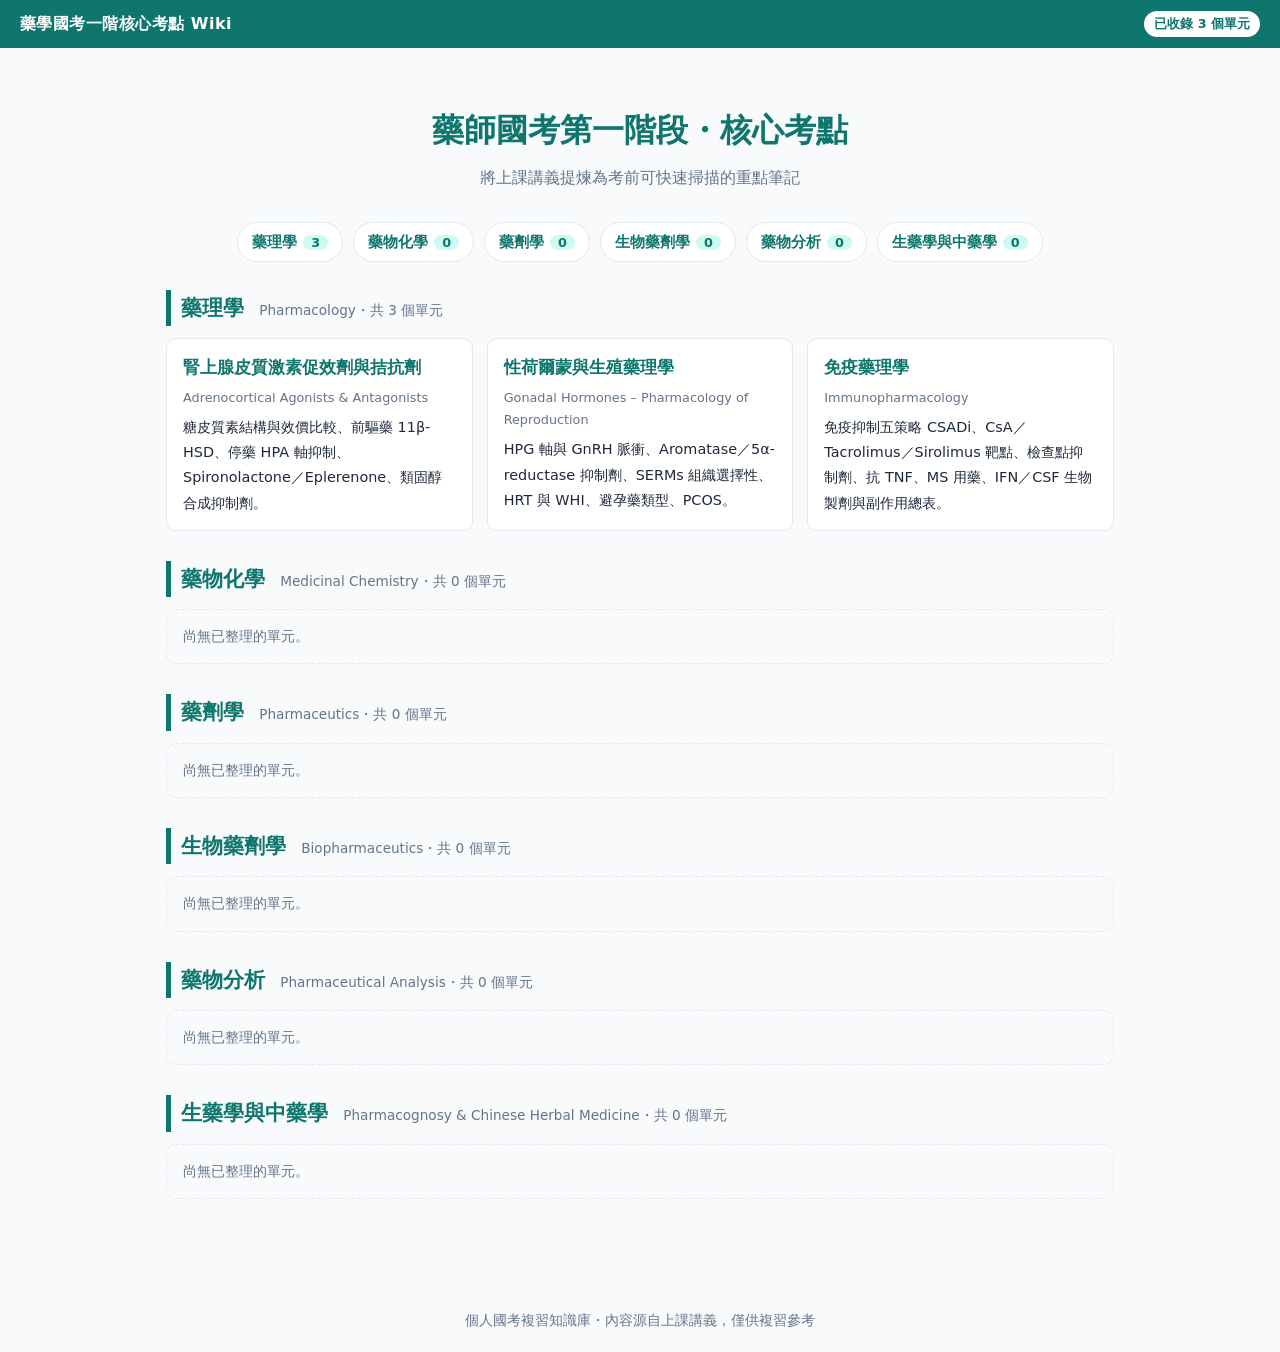
<file: index.html>
<!DOCTYPE html>
<html lang="zh-Hant">
<head>
  <meta charset="UTF-8">
  <meta name="viewport" content="width=device-width, initial-scale=1">
  <title>藥學國考一階核心考點 Wiki</title>
  <link rel="stylesheet" href="assets/style.css">
</head>
<body>
  <header class="topbar">
    <span class="site">藥學國考一階核心考點 Wiki</span>
    <span class="right"><span class="badge">已收錄 3 個單元</span></span>
  </header>

  <main class="container">
    <div class="hero-home">
      <h1>藥師國考第一階段・核心考點</h1>
      <p>將上課講義提煉為考前可快速掃描的重點筆記</p>
    </div>

    <nav class="subject-nav" aria-label="考科快速導覽">
      <a href="#pharm">藥理學<span class="count">3</span></a>
      <a href="#medchem">藥物化學<span class="count">0</span></a>
      <a href="#ceutics">藥劑學<span class="count">0</span></a>
      <a href="#biopharm">生物藥劑學<span class="count">0</span></a>
      <a href="#analysis">藥物分析<span class="count">0</span></a>
      <a href="#herbal">生藥學與中藥學<span class="count">0</span></a>
    </nav>

    <section class="subject-section" id="pharm">
      <h2>藥理學 <small>Pharmacology・共 3 個單元</small></h2>
      <div class="unit-grid">
        <a class="unit-card" href="notes/pharm-adrenocortical.html">
          <h3>腎上腺皮質激素促效劑與拮抗劑</h3>
          <div class="en">Adrenocortical Agonists &amp; Antagonists</div>
          <p>糖皮質素結構與效價比較、前驅藥 11β-HSD、停藥 HPA 軸抑制、Spironolactone／Eplerenone、類固醇合成抑制劑。</p>
        </a>
        <a class="unit-card" href="notes/pharm-gonadal-hormones.html">
          <h3>性荷爾蒙與生殖藥理學</h3>
          <div class="en">Gonadal Hormones – Pharmacology of Reproduction</div>
          <p>HPG 軸與 GnRH 脈衝、Aromatase／5α-reductase 抑制劑、SERMs 組織選擇性、HRT 與 WHI、避孕藥類型、PCOS。</p>
        </a>
        <a class="unit-card" href="notes/pharm-immunopharmacology.html">
          <h3>免疫藥理學</h3>
          <div class="en">Immunopharmacology</div>
          <p>免疫抑制五策略 CSADi、CsA／Tacrolimus／Sirolimus 靶點、檢查點抑制劑、抗 TNF、MS 用藥、IFN／CSF 生物製劑與副作用總表。</p>
        </a>
      </div>
    </section>

    <section class="subject-section" id="medchem">
      <h2>藥物化學 <small>Medicinal Chemistry・共 0 個單元</small></h2>
      <div class="empty">尚無已整理的單元。</div>
    </section>

    <section class="subject-section" id="ceutics">
      <h2>藥劑學 <small>Pharmaceutics・共 0 個單元</small></h2>
      <div class="empty">尚無已整理的單元。</div>
    </section>

    <section class="subject-section" id="biopharm">
      <h2>生物藥劑學 <small>Biopharmaceutics・共 0 個單元</small></h2>
      <div class="empty">尚無已整理的單元。</div>
    </section>

    <section class="subject-section" id="analysis">
      <h2>藥物分析 <small>Pharmaceutical Analysis・共 0 個單元</small></h2>
      <div class="empty">尚無已整理的單元。</div>
    </section>

    <section class="subject-section" id="herbal">
      <h2>生藥學與中藥學 <small>Pharmacognosy &amp; Chinese Herbal Medicine・共 0 個單元</small></h2>
      <div class="empty">尚無已整理的單元。</div>
    </section>
  </main>

  <footer>個人國考複習知識庫・內容源自上課講義，僅供複習參考</footer>
</body>
</html>
</file>
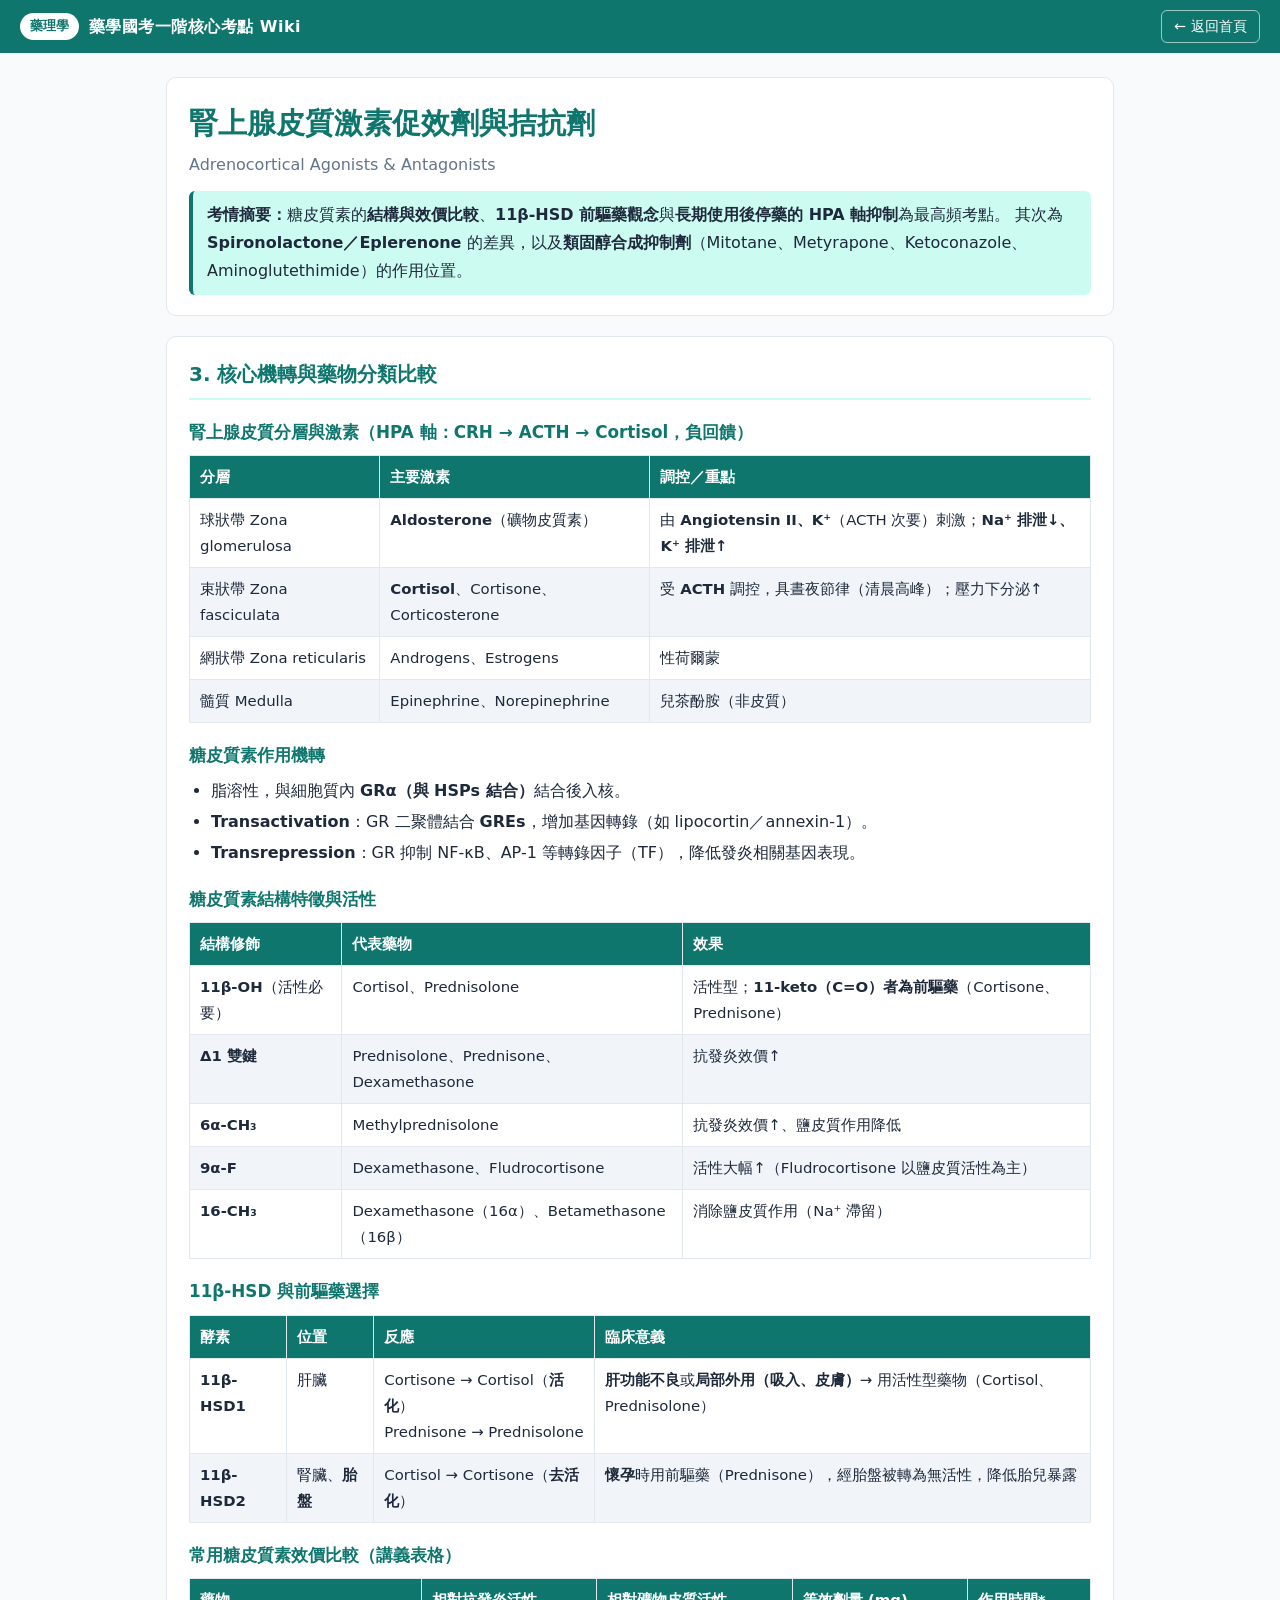
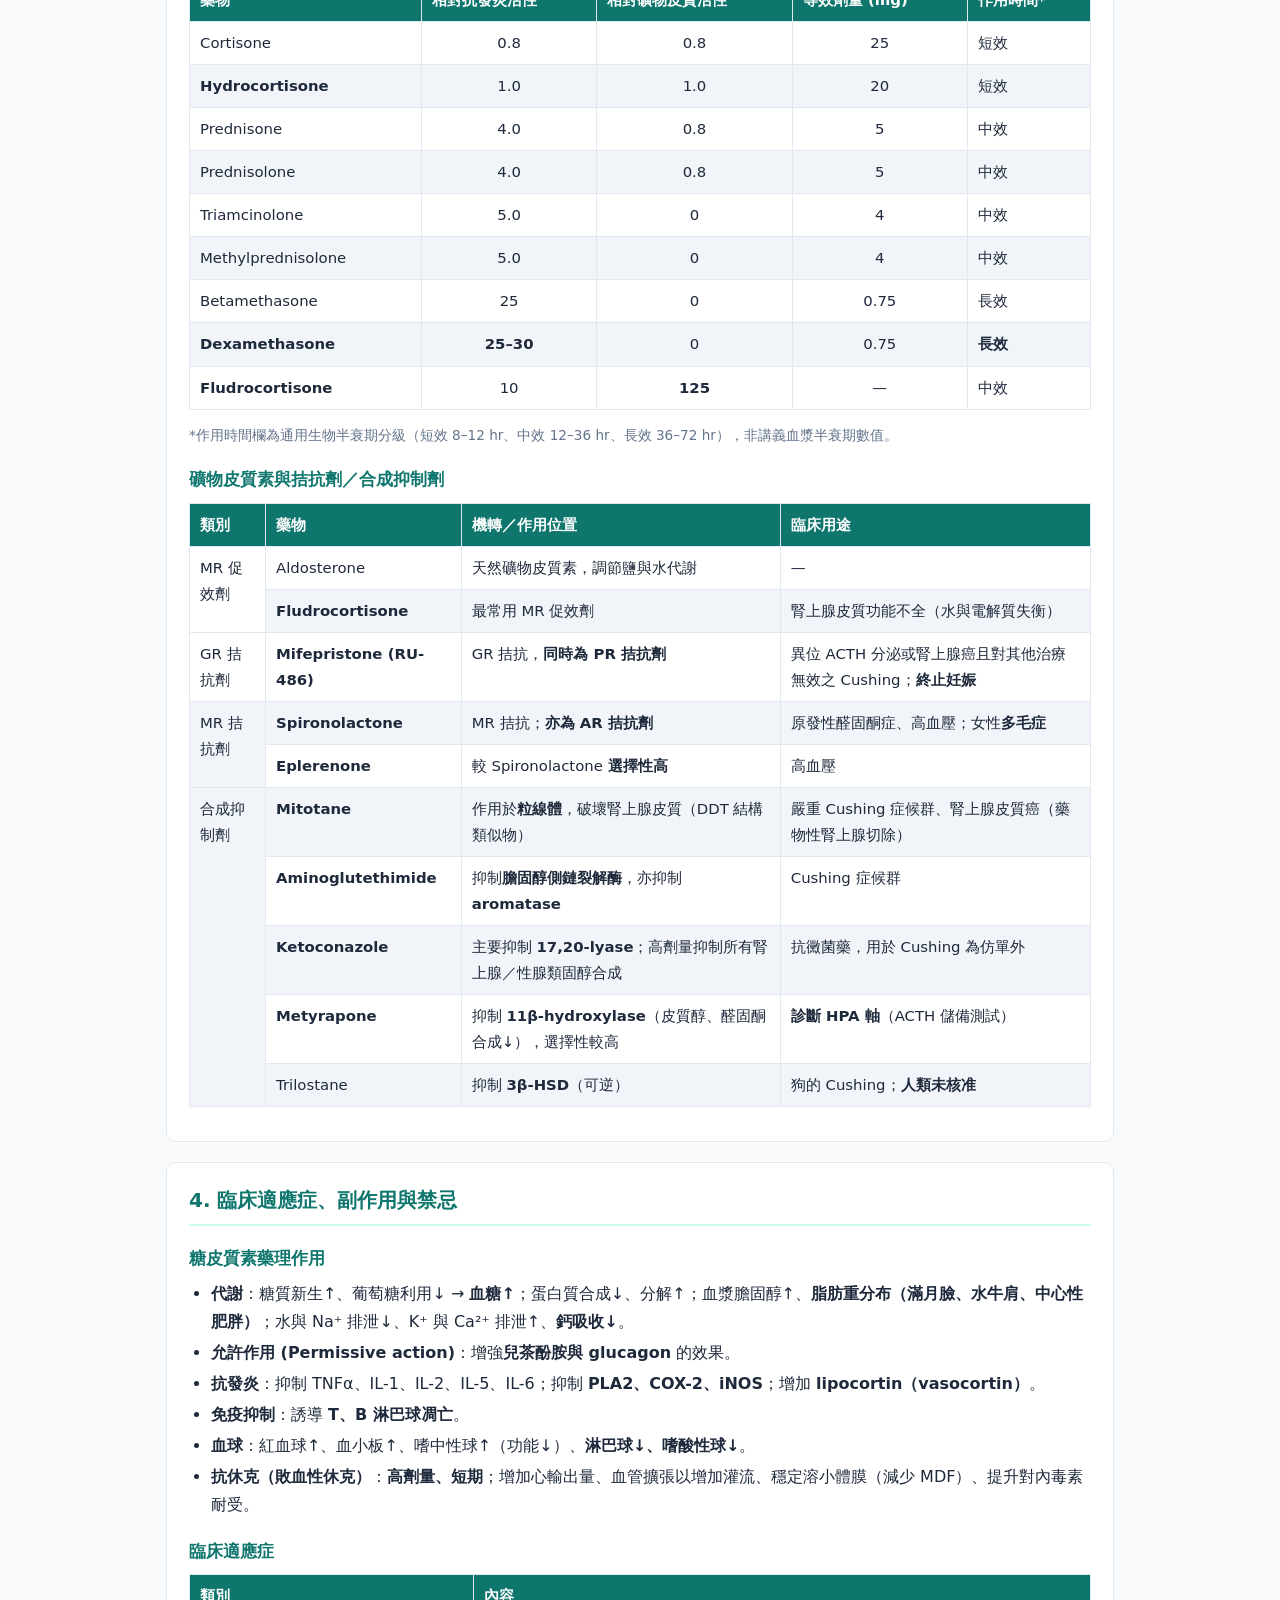
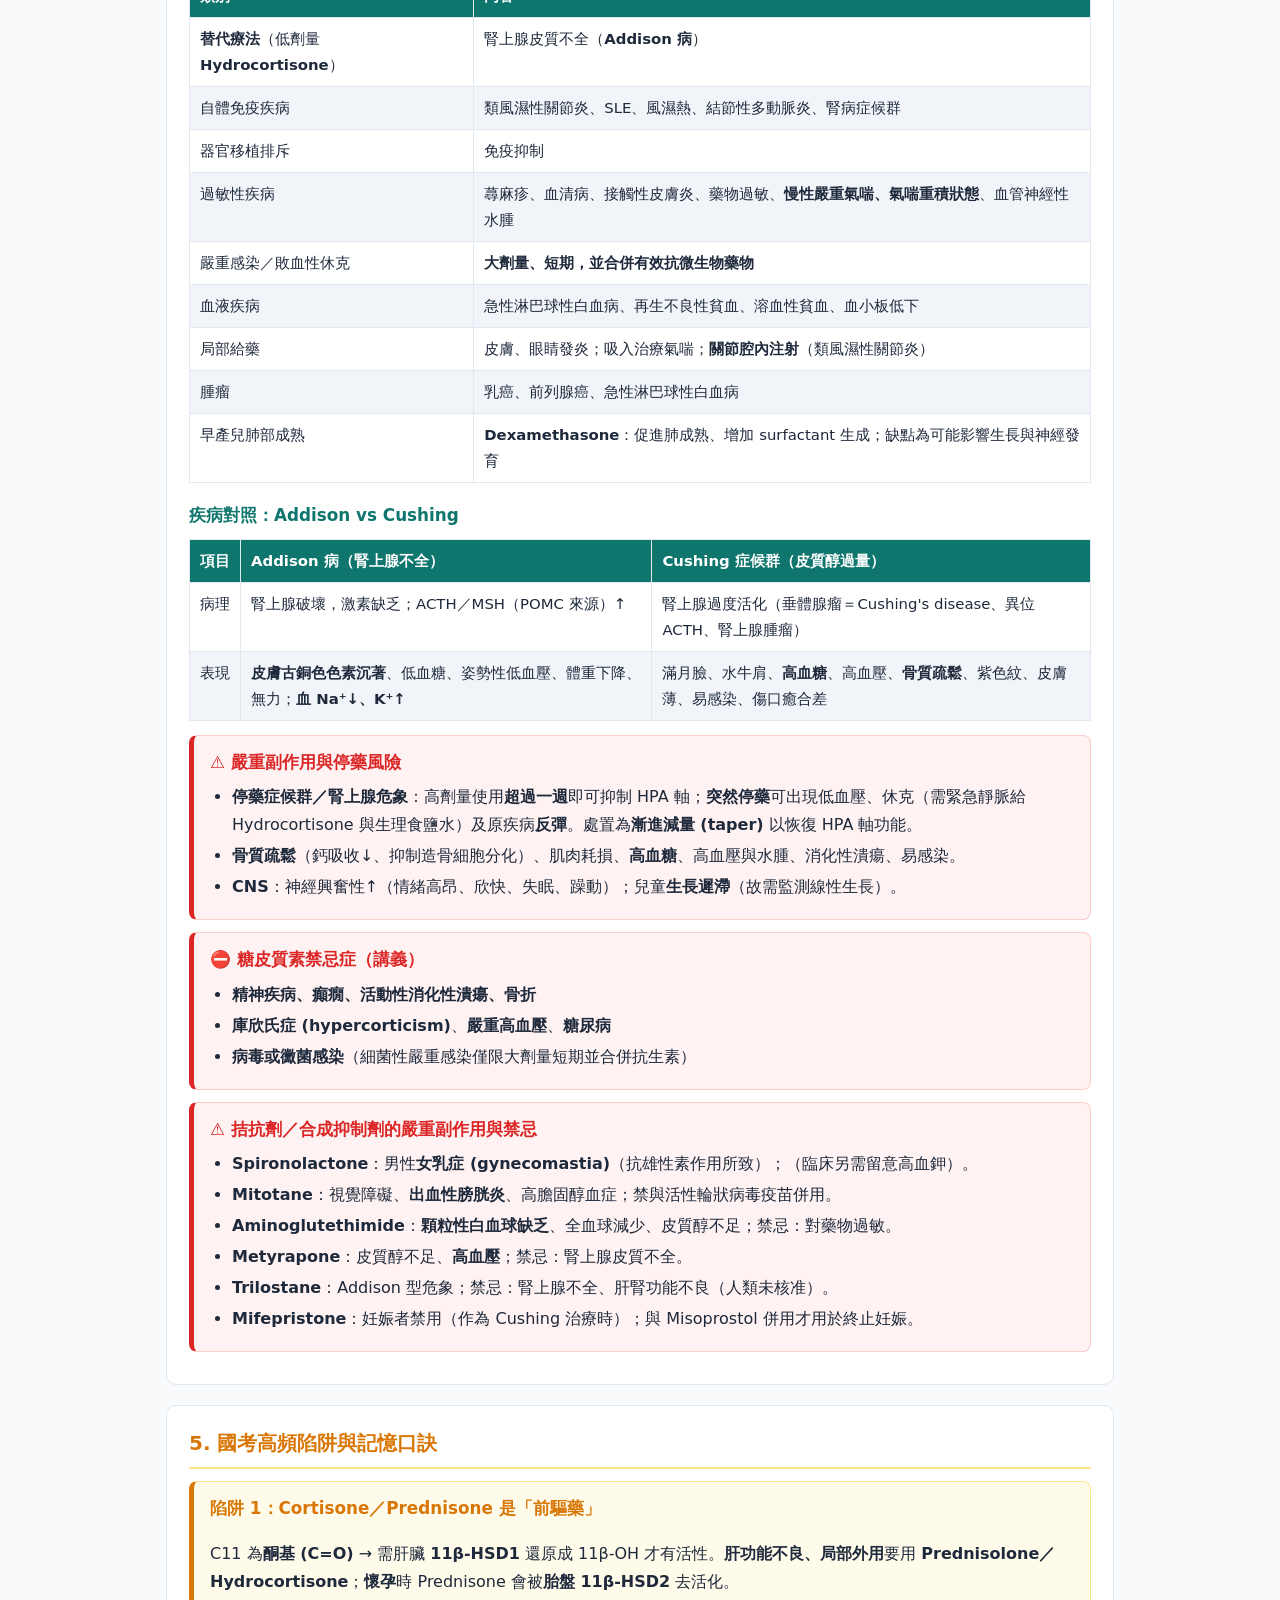
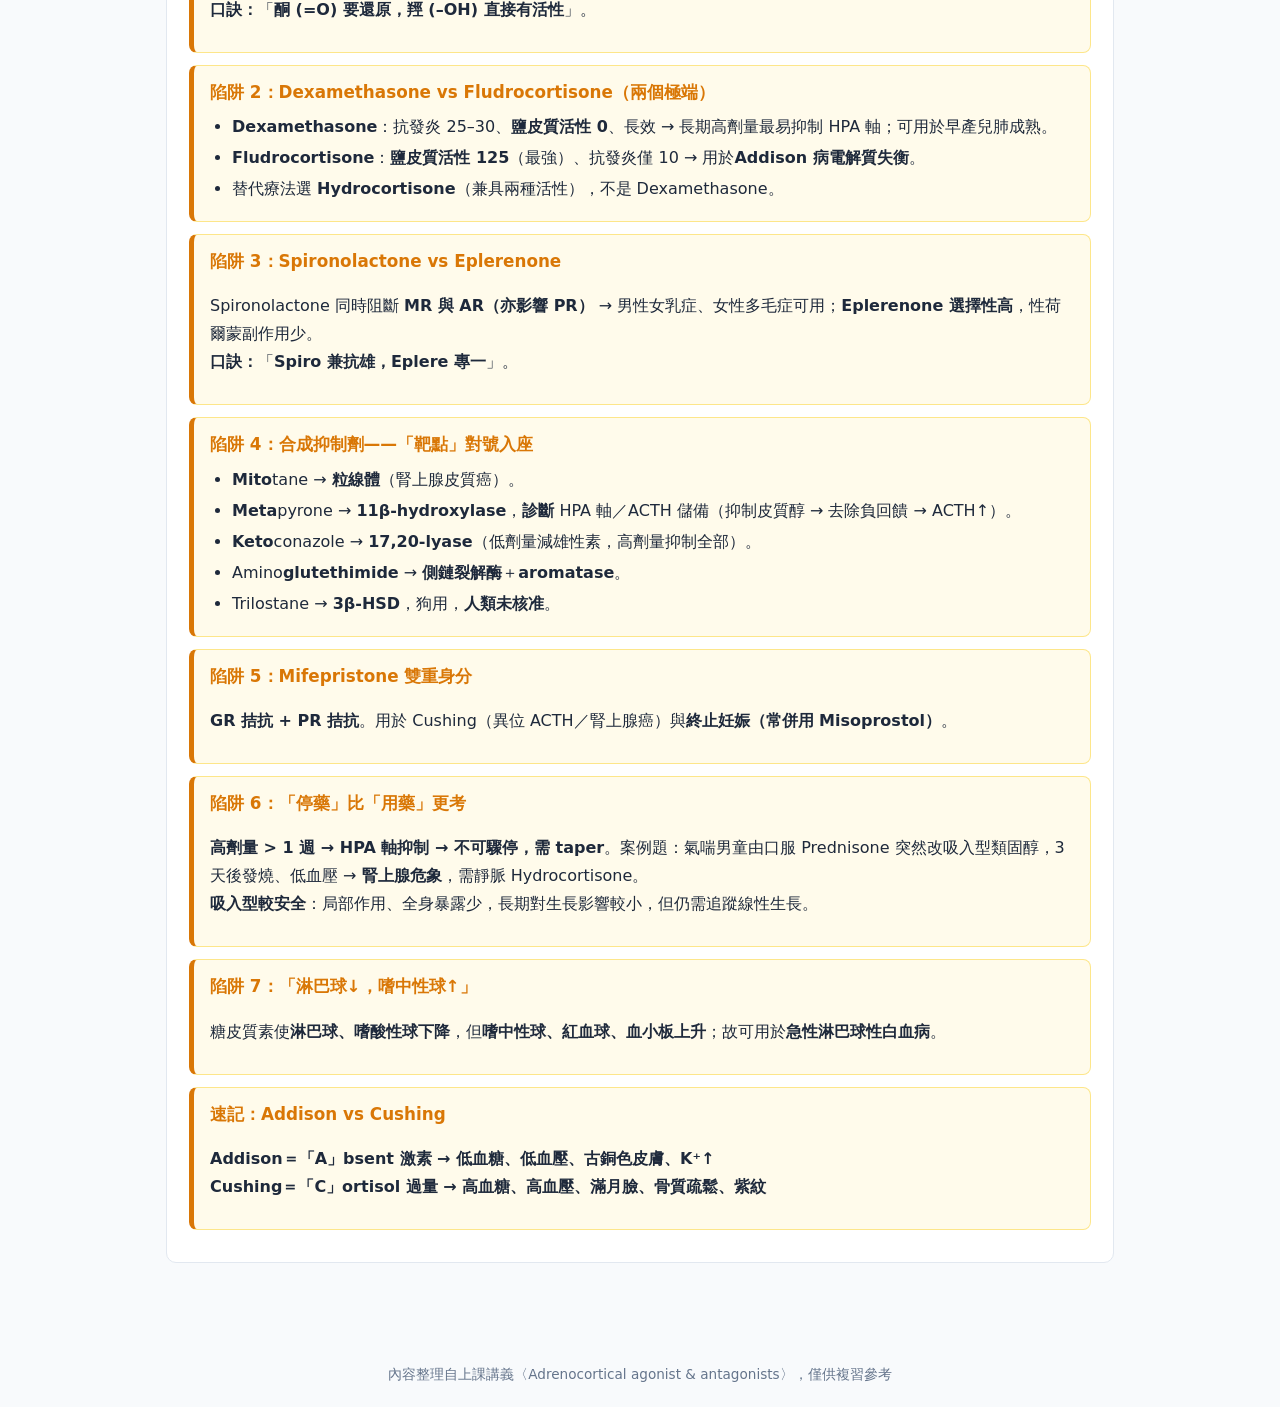
<file: notes/pharm-adrenocortical.html>
<!DOCTYPE html>
<html lang="zh-Hant">
<head>
  <meta charset="UTF-8">
  <meta name="viewport" content="width=device-width, initial-scale=1">
  <title>腎上腺皮質激素促效劑與拮抗劑｜藥理學</title>
  <link rel="stylesheet" href="../assets/style.css">
</head>
<body>
  <!-- 1. 頂部導覽列 -->
  <header class="topbar">
    <span class="right"><span class="badge">藥理學</span><span class="site">藥學國考一階核心考點 Wiki</span></span>
    <a class="back" href="../index.html">← 返回首頁</a>
  </header>

  <main class="container">

    <!-- 2. 單元標題與考情摘要 -->
    <section class="card hero">
      <h1>腎上腺皮質激素促效劑與拮抗劑</h1>
      <div class="en">Adrenocortical Agonists &amp; Antagonists</div>
      <p class="summary"><strong>考情摘要：</strong>糖皮質素的<strong>結構與效價比較</strong>、<strong>11β-HSD 前驅藥觀念</strong>與<strong>長期使用後停藥的 HPA 軸抑制</strong>為最高頻考點。
        其次為 <strong>Spironolactone／Eplerenone</strong> 的差異，以及<strong>類固醇合成抑制劑</strong>（Mitotane、Metyrapone、Ketoconazole、Aminoglutethimide）的作用位置。</p>
    </section>

    <!-- 3. 核心機轉與藥物分類比較表 -->
    <section class="card">
      <h2>3. 核心機轉與藥物分類比較</h2>

      <h3>腎上腺皮質分層與激素（HPA 軸：CRH → ACTH → Cortisol，負回饋）</h3>
      <div class="table-wrap"><table>
        <thead><tr><th>分層</th><th>主要激素</th><th>調控／重點</th></tr></thead>
        <tbody>
          <tr><td>球狀帶 Zona glomerulosa</td><td><strong>Aldosterone</strong>（礦物皮質素）</td><td>由 <strong>Angiotensin II、K⁺</strong>（ACTH 次要）刺激；<strong>Na⁺ 排泄↓、K⁺ 排泄↑</strong></td></tr>
          <tr><td>束狀帶 Zona fasciculata</td><td><strong>Cortisol</strong>、Cortisone、Corticosterone</td><td>受 <strong>ACTH</strong> 調控，具晝夜節律（清晨高峰）；壓力下分泌↑</td></tr>
          <tr><td>網狀帶 Zona reticularis</td><td>Androgens、Estrogens</td><td>性荷爾蒙</td></tr>
          <tr><td>髓質 Medulla</td><td>Epinephrine、Norepinephrine</td><td>兒茶酚胺（非皮質）</td></tr>
        </tbody>
      </table></div>

      <h3>糖皮質素作用機轉</h3>
      <ul>
        <li>脂溶性，與細胞質內 <strong>GRα（與 HSPs 結合）</strong>結合後入核。</li>
        <li><strong>Transactivation</strong>：GR 二聚體結合 <strong>GREs</strong>，增加基因轉錄（如 lipocortin／annexin-1）。</li>
        <li><strong>Transrepression</strong>：GR 抑制 NF-κB、AP-1 等轉錄因子（TF），降低發炎相關基因表現。</li>
      </ul>

      <h3>糖皮質素結構特徵與活性</h3>
      <div class="table-wrap"><table>
        <thead><tr><th>結構修飾</th><th>代表藥物</th><th>效果</th></tr></thead>
        <tbody>
          <tr><td><strong>11β-OH</strong>（活性必要）</td><td>Cortisol、Prednisolone</td><td>活性型；<strong>11-keto（C=O）者為前驅藥</strong>（Cortisone、Prednisone）</td></tr>
          <tr><td><strong>Δ1 雙鍵</strong></td><td>Prednisolone、Prednisone、Dexamethasone</td><td>抗發炎效價↑</td></tr>
          <tr><td><strong>6α-CH₃</strong></td><td>Methylprednisolone</td><td>抗發炎效價↑、鹽皮質作用降低</td></tr>
          <tr><td><strong>9α-F</strong></td><td>Dexamethasone、Fludrocortisone</td><td>活性大幅↑（Fludrocortisone 以鹽皮質活性為主）</td></tr>
          <tr><td><strong>16-CH₃</strong></td><td>Dexamethasone（16α）、Betamethasone（16β）</td><td>消除鹽皮質作用（Na⁺ 滯留）</td></tr>
        </tbody>
      </table></div>

      <h3>11β-HSD 與前驅藥選擇</h3>
      <div class="table-wrap"><table>
        <thead><tr><th>酵素</th><th>位置</th><th>反應</th><th>臨床意義</th></tr></thead>
        <tbody>
          <tr><td><strong>11β-HSD1</strong></td><td>肝臟</td><td>Cortisone → Cortisol（<strong>活化</strong>）<br>Prednisone → Prednisolone</td><td><strong>肝功能不良</strong>或<strong>局部外用（吸入、皮膚）</strong>→ 用活性型藥物（Cortisol、Prednisolone）</td></tr>
          <tr><td><strong>11β-HSD2</strong></td><td>腎臟、<strong>胎盤</strong></td><td>Cortisol → Cortisone（<strong>去活化</strong>）</td><td><strong>懷孕</strong>時用前驅藥（Prednisone），經胎盤被轉為無活性，降低胎兒暴露</td></tr>
        </tbody>
      </table></div>

      <h3>常用糖皮質素效價比較（講義表格）</h3>
      <div class="table-wrap"><table>
        <thead><tr><th>藥物</th><th>相對抗發炎活性</th><th>相對礦物皮質活性</th><th>等效劑量 (mg)</th><th>作用時間*</th></tr></thead>
        <tbody>
          <tr><td>Cortisone</td><td class="num">0.8</td><td class="num">0.8</td><td class="num">25</td><td>短效</td></tr>
          <tr><td><strong>Hydrocortisone</strong></td><td class="num">1.0</td><td class="num">1.0</td><td class="num">20</td><td>短效</td></tr>
          <tr><td>Prednisone</td><td class="num">4.0</td><td class="num">0.8</td><td class="num">5</td><td>中效</td></tr>
          <tr><td>Prednisolone</td><td class="num">4.0</td><td class="num">0.8</td><td class="num">5</td><td>中效</td></tr>
          <tr><td>Triamcinolone</td><td class="num">5.0</td><td class="num">0</td><td class="num">4</td><td>中效</td></tr>
          <tr><td>Methylprednisolone</td><td class="num">5.0</td><td class="num">0</td><td class="num">4</td><td>中效</td></tr>
          <tr><td>Betamethasone</td><td class="num">25</td><td class="num">0</td><td class="num">0.75</td><td>長效</td></tr>
          <tr><td><strong>Dexamethasone</strong></td><td class="num"><strong>25–30</strong></td><td class="num">0</td><td class="num">0.75</td><td><strong>長效</strong></td></tr>
          <tr><td><strong>Fludrocortisone</strong></td><td class="num">10</td><td class="num"><strong>125</strong></td><td class="num">—</td><td>中效</td></tr>
        </tbody>
      </table></div>
      <p style="font-size:.85rem;color:#64748B">*作用時間欄為通用生物半衰期分級（短效 8–12 hr、中效 12–36 hr、長效 36–72 hr），非講義血漿半衰期數值。</p>

      <h3>礦物皮質素與拮抗劑／合成抑制劑</h3>
      <div class="table-wrap"><table>
        <thead><tr><th>類別</th><th>藥物</th><th>機轉／作用位置</th><th>臨床用途</th></tr></thead>
        <tbody>
          <tr><td rowspan="2">MR 促效劑</td><td>Aldosterone</td><td>天然礦物皮質素，調節鹽與水代謝</td><td>—</td></tr>
          <tr><td><strong>Fludrocortisone</strong></td><td>最常用 MR 促效劑</td><td>腎上腺皮質功能不全（水與電解質失衡）</td></tr>
          <tr><td>GR 拮抗劑</td><td><strong>Mifepristone (RU-486)</strong></td><td>GR 拮抗，<strong>同時為 PR 拮抗劑</strong></td><td>異位 ACTH 分泌或腎上腺癌且對其他治療無效之 Cushing；<strong>終止妊娠</strong></td></tr>
          <tr><td rowspan="2">MR 拮抗劑</td><td><strong>Spironolactone</strong></td><td>MR 拮抗；<strong>亦為 AR 拮抗劑</strong></td><td>原發性醛固酮症、高血壓；女性<strong>多毛症</strong></td></tr>
          <tr><td><strong>Eplerenone</strong></td><td>較 Spironolactone <strong>選擇性高</strong></td><td>高血壓</td></tr>
          <tr><td rowspan="5">合成抑制劑</td><td><strong>Mitotane</strong></td><td>作用於<strong>粒線體</strong>，破壞腎上腺皮質（DDT 結構類似物）</td><td>嚴重 Cushing 症候群、腎上腺皮質癌（藥物性腎上腺切除）</td></tr>
          <tr><td><strong>Aminoglutethimide</strong></td><td>抑制<strong>膽固醇側鏈裂解酶</strong>，亦抑制 <strong>aromatase</strong></td><td>Cushing 症候群</td></tr>
          <tr><td><strong>Ketoconazole</strong></td><td>主要抑制 <strong>17,20-lyase</strong>；高劑量抑制所有腎上腺／性腺類固醇合成</td><td>抗黴菌藥，用於 Cushing 為仿單外</td></tr>
          <tr><td><strong>Metyrapone</strong></td><td>抑制 <strong>11β-hydroxylase</strong>（皮質醇、醛固酮合成↓），選擇性較高</td><td><strong>診斷 HPA 軸</strong>（ACTH 儲備測試）</td></tr>
          <tr><td>Trilostane</td><td>抑制 <strong>3β-HSD</strong>（可逆）</td><td>狗的 Cushing；<strong>人類未核准</strong></td></tr>
        </tbody>
      </table></div>
    </section>

    <!-- 4. 臨床適應症、副作用與禁忌 -->
    <section class="card">
      <h2>4. 臨床適應症、副作用與禁忌</h2>

      <h3>糖皮質素藥理作用</h3>
      <ul>
        <li><strong>代謝</strong>：糖質新生↑、葡萄糖利用↓ → <strong>血糖↑</strong>；蛋白質合成↓、分解↑；血漿膽固醇↑、<strong>脂肪重分布（滿月臉、水牛肩、中心性肥胖）</strong>；水與 Na⁺ 排泄↓、K⁺ 與 Ca²⁺ 排泄↑、<strong>鈣吸收↓</strong>。</li>
        <li><strong>允許作用 (Permissive action)</strong>：增強<strong>兒茶酚胺與 glucagon</strong> 的效果。</li>
        <li><strong>抗發炎</strong>：抑制 TNFα、IL-1、IL-2、IL-5、IL-6；抑制 <strong>PLA2、COX-2、iNOS</strong>；增加 <strong>lipocortin（vasocortin）</strong>。</li>
        <li><strong>免疫抑制</strong>：誘導 <strong>T、B 淋巴球凋亡</strong>。</li>
        <li><strong>血球</strong>：紅血球↑、血小板↑、嗜中性球↑（功能↓）、<strong>淋巴球↓、嗜酸性球↓</strong>。</li>
        <li><strong>抗休克（敗血性休克）</strong>：<strong>高劑量、短期</strong>；增加心輸出量、血管擴張以增加灌流、穩定溶小體膜（減少 MDF）、提升對內毒素耐受。</li>
      </ul>

      <h3>臨床適應症</h3>
      <div class="table-wrap"><table>
        <thead><tr><th>類別</th><th>內容</th></tr></thead>
        <tbody>
          <tr><td><strong>替代療法</strong>（低劑量 <strong>Hydrocortisone</strong>）</td><td>腎上腺皮質不全（<strong>Addison 病</strong>）</td></tr>
          <tr><td>自體免疫疾病</td><td>類風濕性關節炎、SLE、風濕熱、結節性多動脈炎、腎病症候群</td></tr>
          <tr><td>器官移植排斥</td><td>免疫抑制</td></tr>
          <tr><td>過敏性疾病</td><td>蕁麻疹、血清病、接觸性皮膚炎、藥物過敏、<strong>慢性嚴重氣喘、氣喘重積狀態</strong>、血管神經性水腫</td></tr>
          <tr><td>嚴重感染／敗血性休克</td><td><strong>大劑量、短期，並合併有效抗微生物藥物</strong></td></tr>
          <tr><td>血液疾病</td><td>急性淋巴球性白血病、再生不良性貧血、溶血性貧血、血小板低下</td></tr>
          <tr><td>局部給藥</td><td>皮膚、眼睛發炎；吸入治療氣喘；<strong>關節腔內注射</strong>（類風濕性關節炎）</td></tr>
          <tr><td>腫瘤</td><td>乳癌、前列腺癌、急性淋巴球性白血病</td></tr>
          <tr><td>早產兒肺部成熟</td><td><strong>Dexamethasone</strong>：促進肺成熟、增加 surfactant 生成；缺點為可能影響生長與神經發育</td></tr>
        </tbody>
      </table></div>

      <h3>疾病對照：Addison vs Cushing</h3>
      <div class="table-wrap"><table>
        <thead><tr><th>項目</th><th>Addison 病（腎上腺不全）</th><th>Cushing 症候群（皮質醇過量）</th></tr></thead>
        <tbody>
          <tr><td>病理</td><td>腎上腺破壞，激素缺乏；ACTH／MSH（POMC 來源）↑</td><td>腎上腺過度活化（垂體腺瘤＝Cushing's disease、異位 ACTH、腎上腺腫瘤）</td></tr>
          <tr><td>表現</td><td><strong>皮膚古銅色色素沉著</strong>、低血糖、姿勢性低血壓、體重下降、無力；<strong>血 Na⁺↓、K⁺↑</strong></td><td>滿月臉、水牛肩、<strong>高血糖</strong>、高血壓、<strong>骨質疏鬆</strong>、紫色紋、皮膚薄、易感染、傷口癒合差</td></tr>
        </tbody>
      </table></div>

      <div class="warn">
        <h3>⚠ 嚴重副作用與停藥風險</h3>
        <ul>
          <li><strong>停藥症候群／腎上腺危象</strong>：高劑量使用<strong>超過一週</strong>即可抑制 HPA 軸；<strong>突然停藥</strong>可出現低血壓、休克（需緊急靜脈給 Hydrocortisone 與生理食鹽水）及原疾病<strong>反彈</strong>。處置為<strong>漸進減量 (taper)</strong> 以恢復 HPA 軸功能。</li>
          <li><strong>骨質疏鬆</strong>（鈣吸收↓、抑制造骨細胞分化）、肌肉耗損、<strong>高血糖</strong>、高血壓與水腫、消化性潰瘍、易感染。</li>
          <li><strong>CNS</strong>：神經興奮性↑（情緒高昂、欣快、失眠、躁動）；兒童<strong>生長遲滯</strong>（故需監測線性生長）。</li>
        </ul>
      </div>

      <div class="warn">
        <h3>⛔ 糖皮質素禁忌症（講義）</h3>
        <ul>
          <li><strong>精神疾病、癲癇、活動性消化性潰瘍、骨折</strong></li>
          <li><strong>庫欣氏症 (hypercorticism)</strong>、<strong>嚴重高血壓</strong>、<strong>糖尿病</strong></li>
          <li><strong>病毒或黴菌感染</strong>（細菌性嚴重感染僅限大劑量短期並合併抗生素）</li>
        </ul>
      </div>

      <div class="warn">
        <h3>⚠ 拮抗劑／合成抑制劑的嚴重副作用與禁忌</h3>
        <ul>
          <li><strong>Spironolactone</strong>：男性<strong>女乳症 (gynecomastia)</strong>（抗雄性素作用所致）；（臨床另需留意高血鉀）。</li>
          <li><strong>Mitotane</strong>：視覺障礙、<strong>出血性膀胱炎</strong>、高膽固醇血症；禁與活性輪狀病毒疫苗併用。</li>
          <li><strong>Aminoglutethimide</strong>：<strong>顆粒性白血球缺乏</strong>、全血球減少、皮質醇不足；禁忌：對藥物過敏。</li>
          <li><strong>Metyrapone</strong>：皮質醇不足、<strong>高血壓</strong>；禁忌：腎上腺皮質不全。</li>
          <li><strong>Trilostane</strong>：Addison 型危象；禁忌：腎上腺不全、肝腎功能不良（人類未核准）。</li>
          <li><strong>Mifepristone</strong>：妊娠者禁用（作為 Cushing 治療時）；與 Misoprostol 併用才用於終止妊娠。</li>
        </ul>
      </div>
    </section>

    <!-- 5. 國考高頻陷阱與記憶口訣 -->
    <section class="card">
      <h2 class="accent">5. 國考高頻陷阱與記憶口訣</h2>

      <div class="tip">
        <h3>陷阱 1：Cortisone／Prednisone 是「前驅藥」</h3>
        <p>C11 為<strong>酮基 (C=O)</strong> → 需肝臟 <strong>11β-HSD1</strong> 還原成 11β-OH 才有活性。<strong>肝功能不良、局部外用</strong>要用 <strong>Prednisolone／Hydrocortisone</strong>；<strong>懷孕</strong>時 Prednisone 會被<strong>胎盤 11β-HSD2</strong> 去活化。<br>
        <strong>口訣：</strong>「<strong>酮 (=O) 要還原，羥 (–OH) 直接有活性</strong>」。</p>
      </div>

      <div class="tip">
        <h3>陷阱 2：Dexamethasone vs Fludrocortisone（兩個極端）</h3>
        <ul>
          <li><strong>Dexamethasone</strong>：抗發炎 25–30、<strong>鹽皮質活性 0</strong>、長效 → 長期高劑量最易抑制 HPA 軸；可用於早產兒肺成熟。</li>
          <li><strong>Fludrocortisone</strong>：<strong>鹽皮質活性 125</strong>（最強）、抗發炎僅 10 → 用於<strong>Addison 病電解質失衡</strong>。</li>
          <li>替代療法選 <strong>Hydrocortisone</strong>（兼具兩種活性），不是 Dexamethasone。</li>
        </ul>
      </div>

      <div class="tip">
        <h3>陷阱 3：Spironolactone vs Eplerenone</h3>
        <p>Spironolactone 同時阻斷 <strong>MR 與 AR（亦影響 PR）</strong> → 男性女乳症、女性多毛症可用；<strong>Eplerenone 選擇性高</strong>，性荷爾蒙副作用少。<br>
        <strong>口訣：</strong>「<strong>Spiro 兼抗雄，Eplere 專一</strong>」。</p>
      </div>

      <div class="tip">
        <h3>陷阱 4：合成抑制劑——「靶點」對號入座</h3>
        <ul>
          <li><strong>Mito</strong>tane → <strong>粒線體</strong>（腎上腺皮質癌）。</li>
          <li><strong>Meta</strong>pyrone → <strong>11β-hydroxylase</strong>，<strong>診斷</strong> HPA 軸／ACTH 儲備（抑制皮質醇 → 去除負回饋 → ACTH↑）。</li>
          <li><strong>Keto</strong>conazole → <strong>17,20-lyase</strong>（低劑量減雄性素，高劑量抑制全部）。</li>
          <li>Amino<strong>glutethimide</strong> → <strong>側鏈裂解酶</strong>＋<strong>aromatase</strong>。</li>
          <li>Trilostane → <strong>3β-HSD</strong>，狗用，<strong>人類未核准</strong>。</li>
        </ul>
      </div>

      <div class="tip">
        <h3>陷阱 5：Mifepristone 雙重身分</h3>
        <p><strong>GR 拮抗 + PR 拮抗</strong>。用於 Cushing（異位 ACTH／腎上腺癌）與<strong>終止妊娠（常併用 Misoprostol）</strong>。</p>
      </div>

      <div class="tip">
        <h3>陷阱 6：「停藥」比「用藥」更考</h3>
        <p><strong>高劑量 &gt; 1 週 → HPA 軸抑制 → 不可驟停，需 taper</strong>。案例題：氣喘男童由口服 Prednisone 突然改吸入型類固醇，3 天後發燒、低血壓 → <strong>腎上腺危象</strong>，需靜脈 Hydrocortisone。<br>
        <strong>吸入型較安全</strong>：局部作用、全身暴露少，長期對生長影響較小，但仍需追蹤線性生長。</p>
      </div>

      <div class="tip">
        <h3>陷阱 7：「淋巴球↓，嗜中性球↑」</h3>
        <p>糖皮質素使<strong>淋巴球、嗜酸性球下降</strong>，但<strong>嗜中性球、紅血球、血小板上升</strong>；故可用於<strong>急性淋巴球性白血病</strong>。</p>
      </div>

      <div class="tip">
        <h3>速記：Addison vs Cushing</h3>
        <p><strong>Addison＝「A」bsent 激素 → 低血糖、低血壓、古銅色皮膚、K⁺↑</strong><br>
        <strong>Cushing＝「C」ortisol 過量 → 高血糖、高血壓、滿月臉、骨質疏鬆、紫紋</strong></p>
      </div>
    </section>

  </main>

  <footer>內容整理自上課講義〈Adrenocortical agonist &amp; antagonists〉，僅供複習參考</footer>
</body>
</html>
</file>
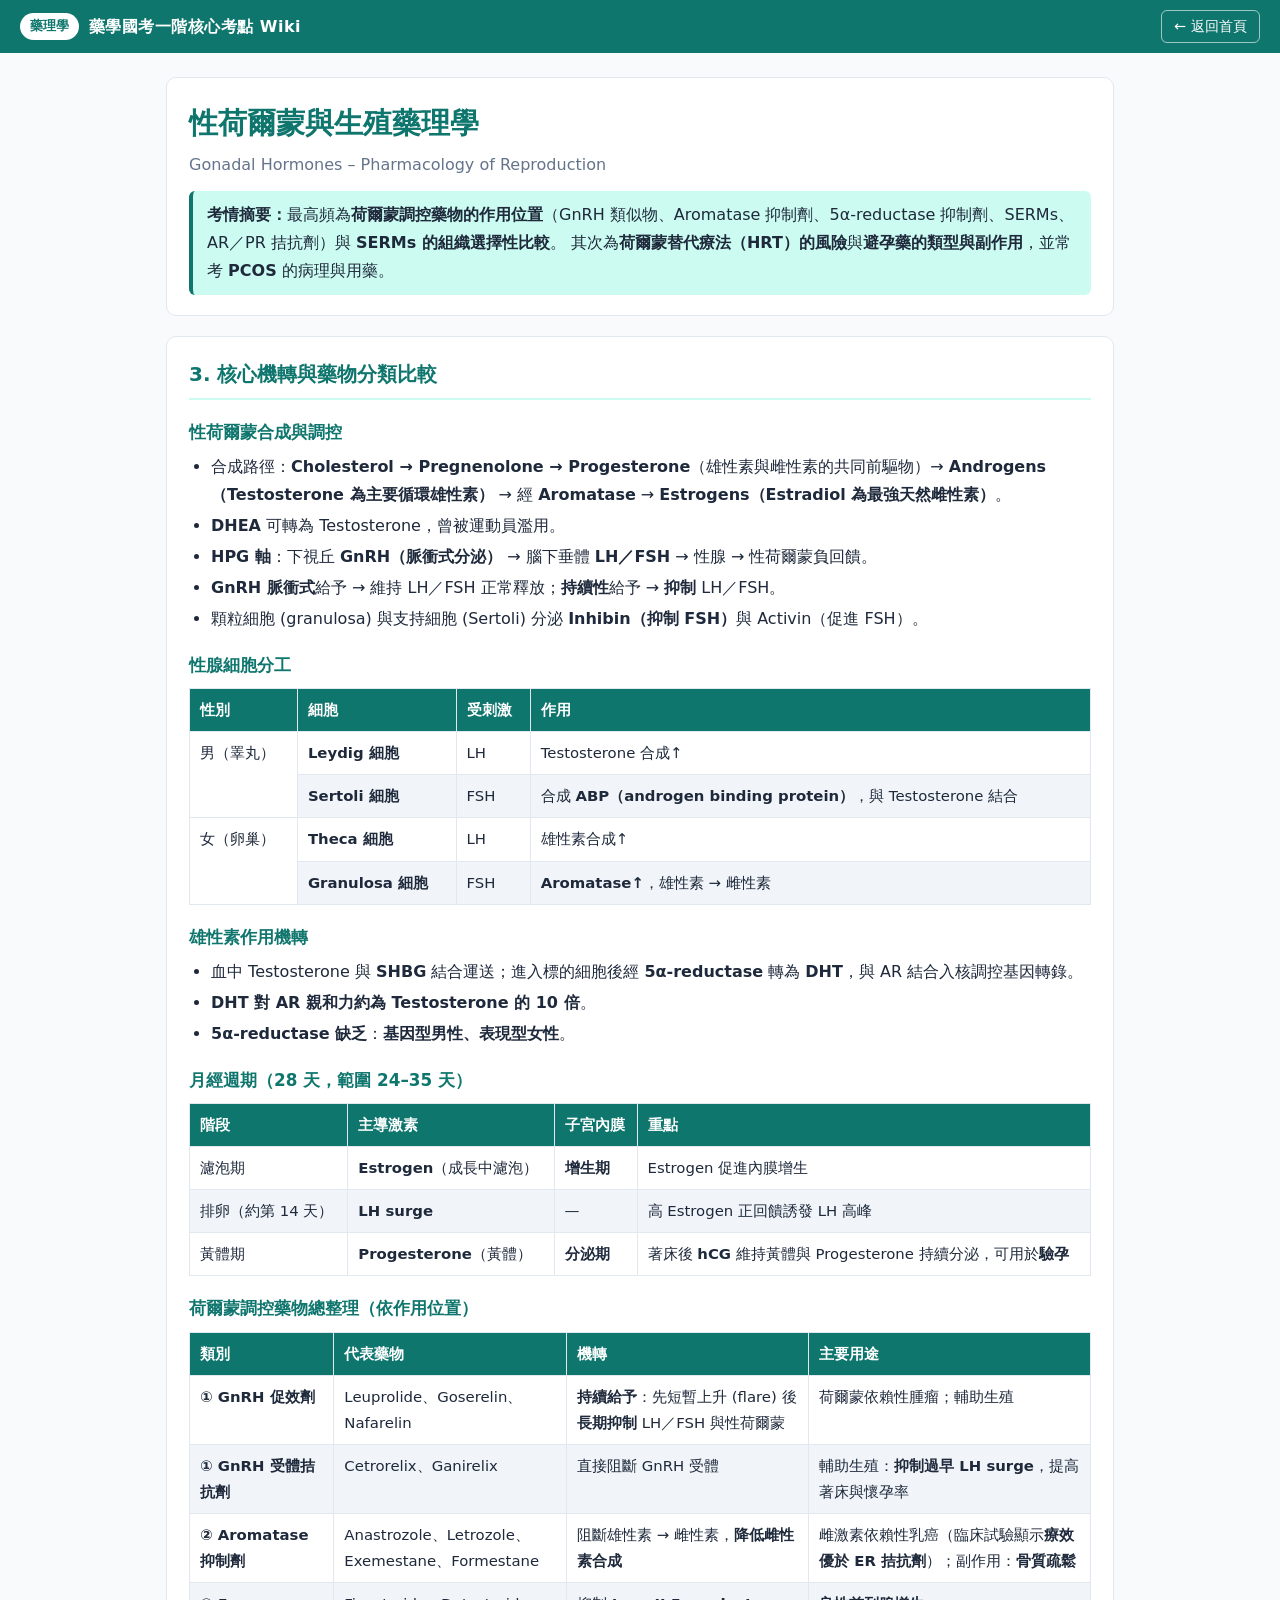
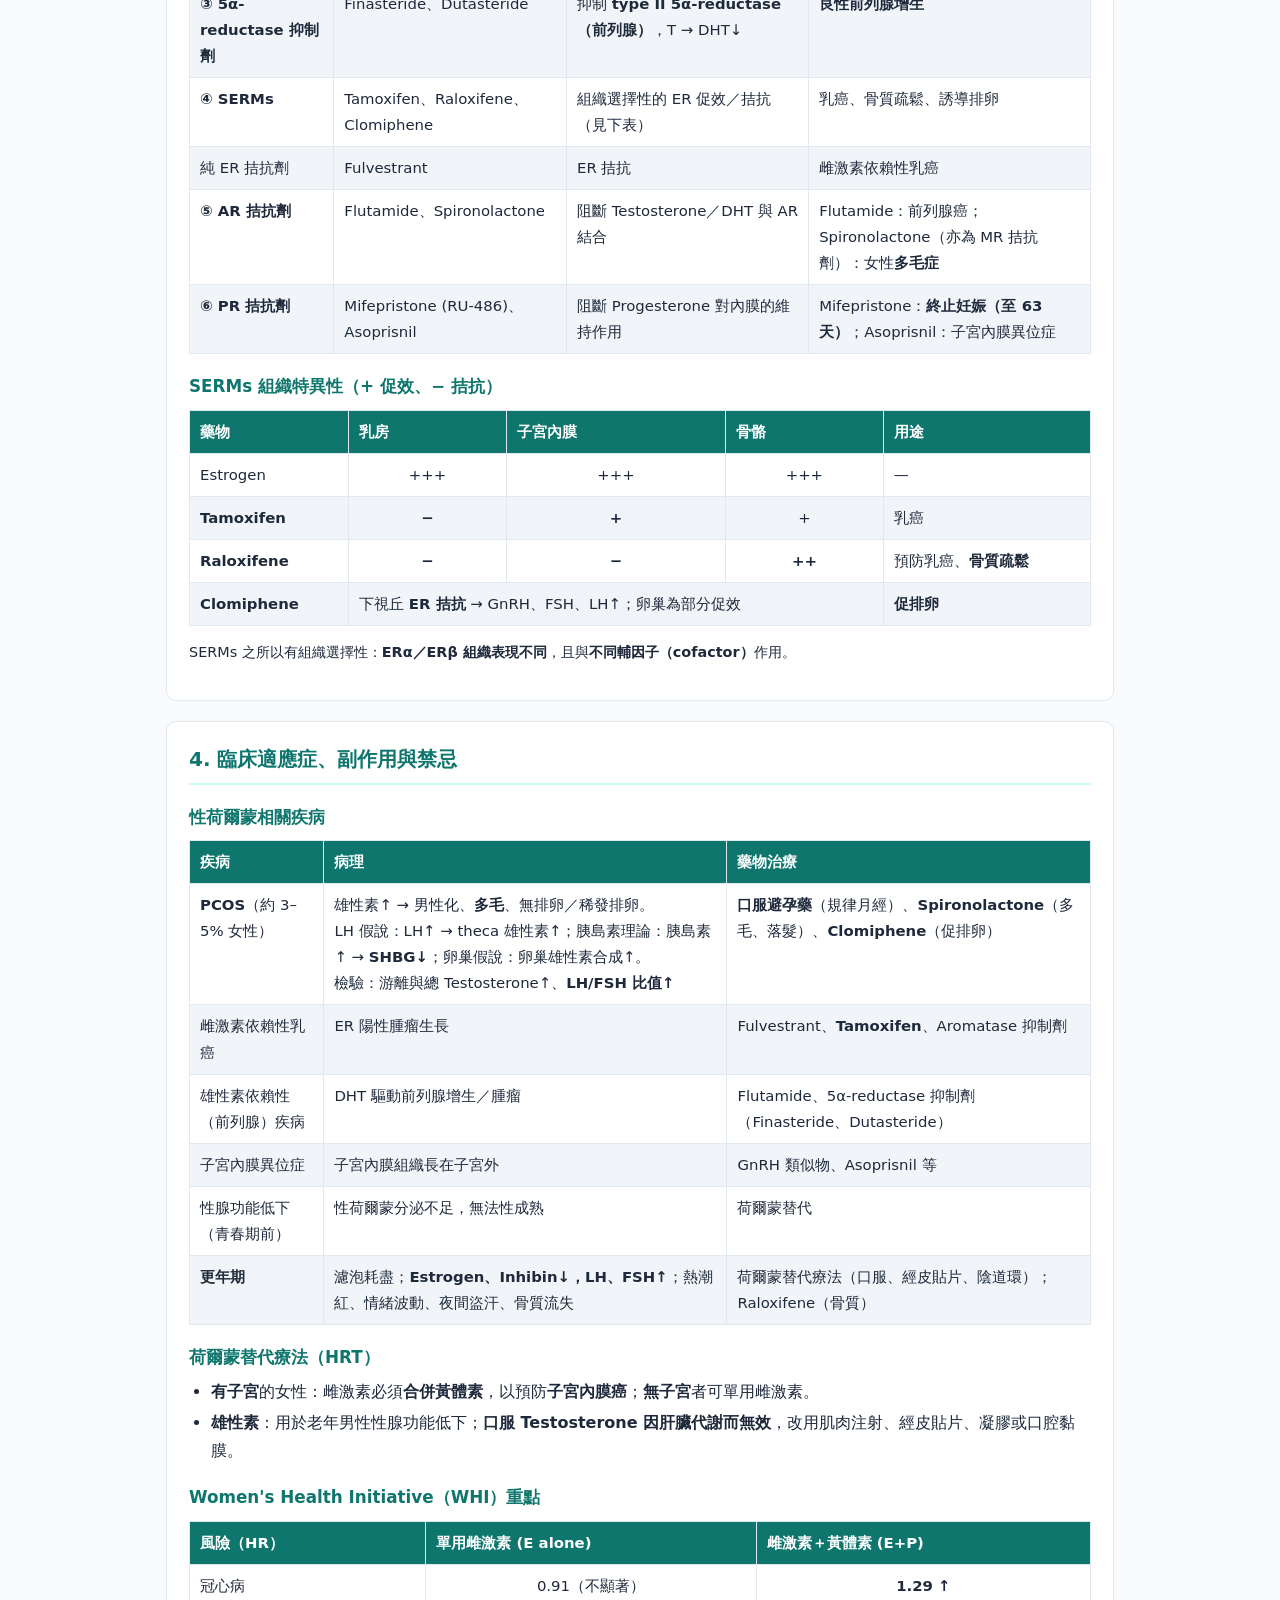
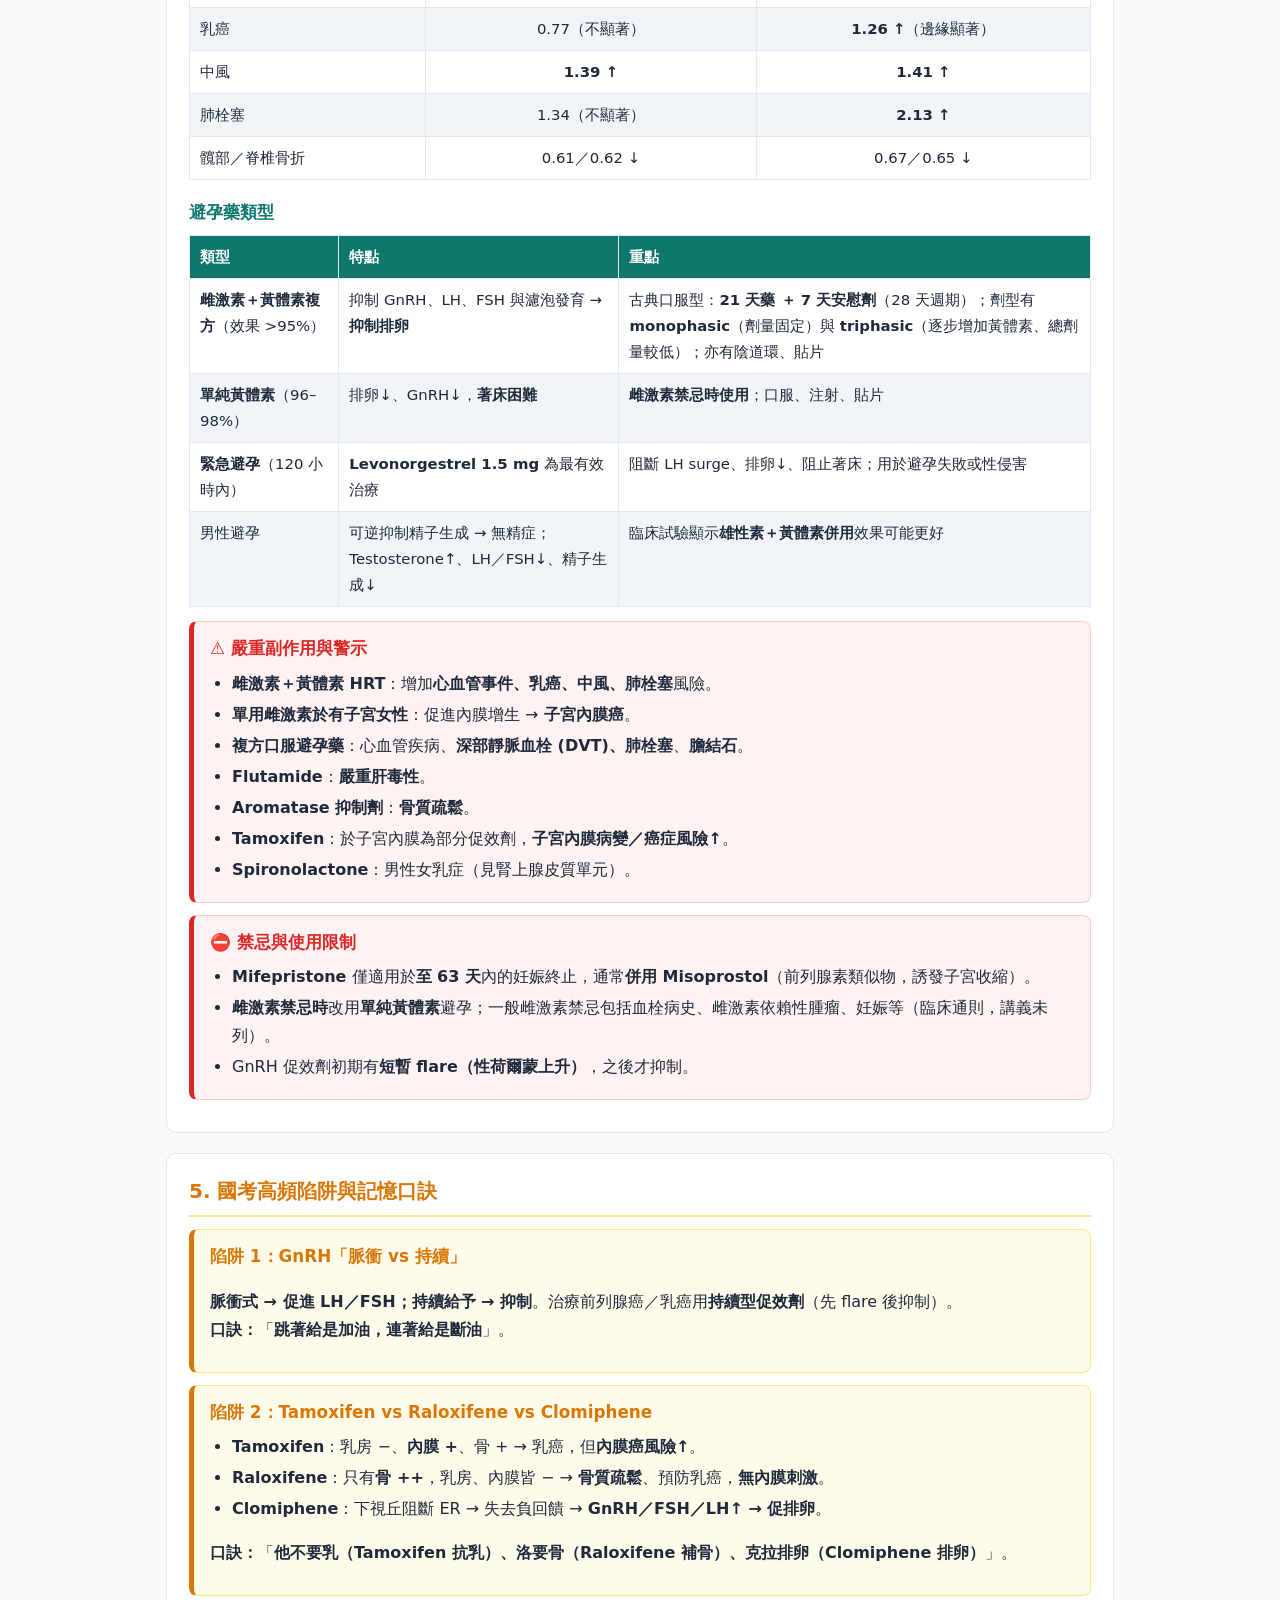
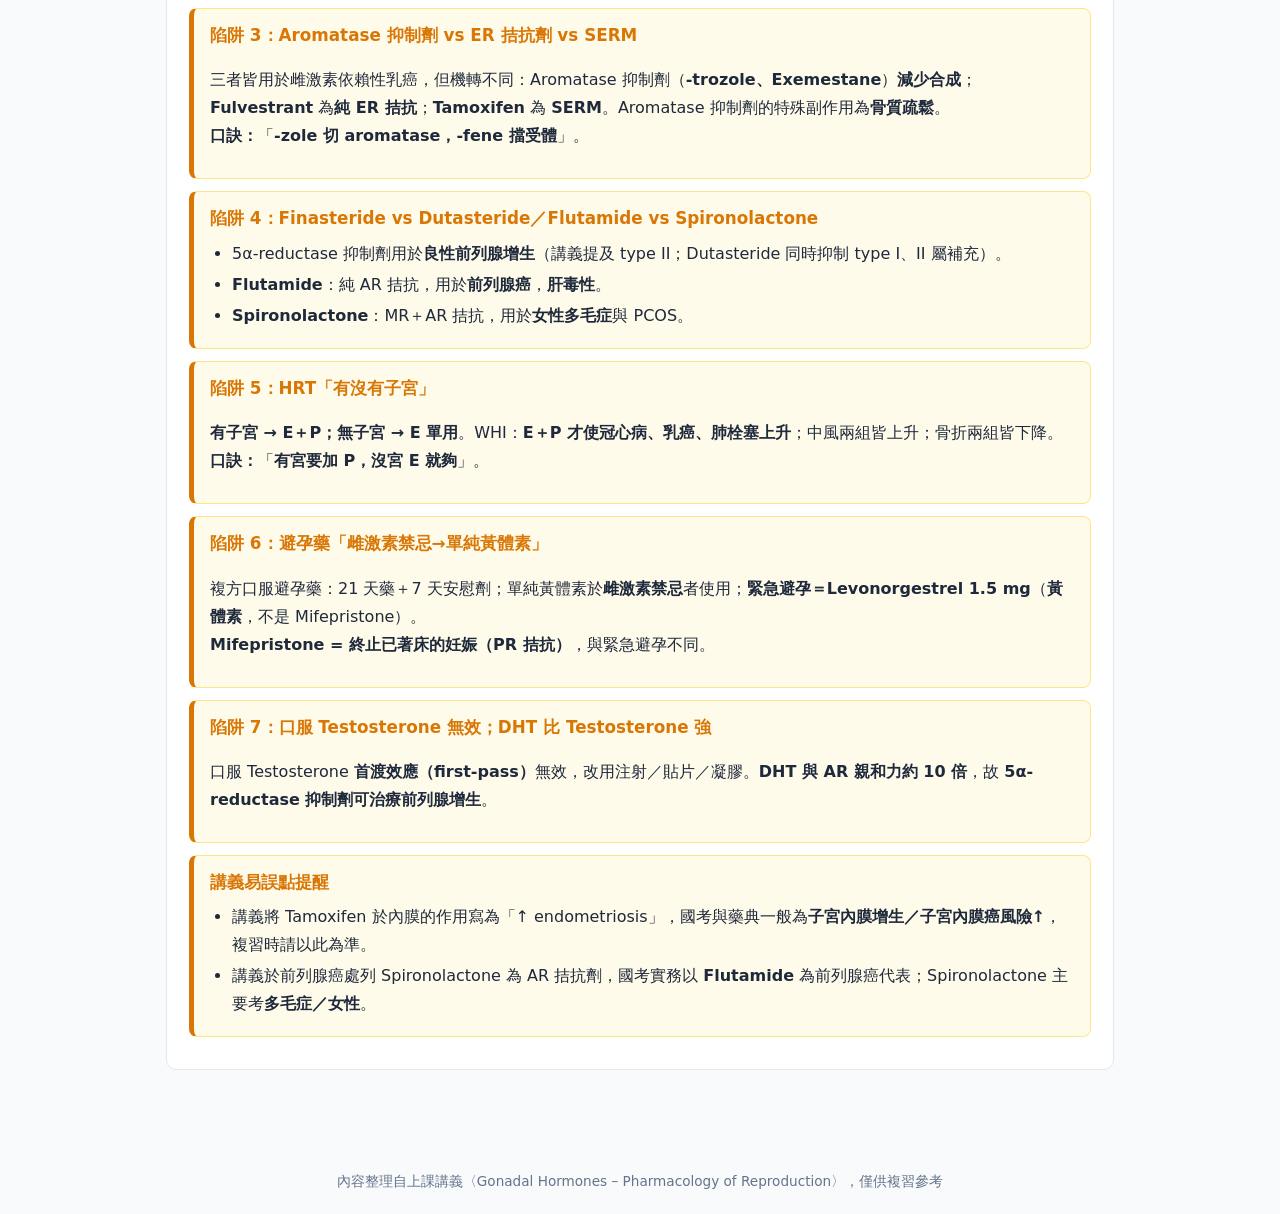
<file: notes/pharm-gonadal-hormones.html>
<!DOCTYPE html>
<html lang="zh-Hant">
<head>
  <meta charset="UTF-8">
  <meta name="viewport" content="width=device-width, initial-scale=1">
  <title>性荷爾蒙與生殖藥理學｜藥理學</title>
  <link rel="stylesheet" href="../assets/style.css">
</head>
<body>
  <!-- 1. 頂部導覽列 -->
  <header class="topbar">
    <span class="right"><span class="badge">藥理學</span><span class="site">藥學國考一階核心考點 Wiki</span></span>
    <a class="back" href="../index.html">← 返回首頁</a>
  </header>

  <main class="container">

    <!-- 2. 單元標題與考情摘要 -->
    <section class="card hero">
      <h1>性荷爾蒙與生殖藥理學</h1>
      <div class="en">Gonadal Hormones – Pharmacology of Reproduction</div>
      <p class="summary"><strong>考情摘要：</strong>最高頻為<strong>荷爾蒙調控藥物的作用位置</strong>（GnRH 類似物、Aromatase 抑制劑、5α-reductase 抑制劑、SERMs、AR／PR 拮抗劑）與 <strong>SERMs 的組織選擇性比較</strong>。
        其次為<strong>荷爾蒙替代療法（HRT）的風險</strong>與<strong>避孕藥的類型與副作用</strong>，並常考 <strong>PCOS</strong> 的病理與用藥。</p>
    </section>

    <!-- 3. 核心機轉與藥物分類比較表 -->
    <section class="card">
      <h2>3. 核心機轉與藥物分類比較</h2>

      <h3>性荷爾蒙合成與調控</h3>
      <ul>
        <li>合成路徑：<strong>Cholesterol → Pregnenolone → Progesterone</strong>（雄性素與雌性素的共同前驅物）→ <strong>Androgens（Testosterone 為主要循環雄性素）</strong> → 經 <strong>Aromatase</strong> → <strong>Estrogens（Estradiol 為最強天然雌性素）</strong>。</li>
        <li><strong>DHEA</strong> 可轉為 Testosterone，曾被運動員濫用。</li>
        <li><strong>HPG 軸</strong>：下視丘 <strong>GnRH（脈衝式分泌）</strong> → 腦下垂體 <strong>LH／FSH</strong> → 性腺 → 性荷爾蒙負回饋。</li>
        <li><strong>GnRH 脈衝式</strong>給予 → 維持 LH／FSH 正常釋放；<strong>持續性</strong>給予 → <strong>抑制</strong> LH／FSH。</li>
        <li>顆粒細胞 (granulosa) 與支持細胞 (Sertoli) 分泌 <strong>Inhibin（抑制 FSH）</strong>與 Activin（促進 FSH）。</li>
      </ul>

      <h3>性腺細胞分工</h3>
      <div class="table-wrap"><table>
        <thead><tr><th>性別</th><th>細胞</th><th>受刺激</th><th>作用</th></tr></thead>
        <tbody>
          <tr><td rowspan="2">男（睪丸）</td><td><strong>Leydig 細胞</strong></td><td>LH</td><td>Testosterone 合成↑</td></tr>
          <tr><td><strong>Sertoli 細胞</strong></td><td>FSH</td><td>合成 <strong>ABP（androgen binding protein）</strong>，與 Testosterone 結合</td></tr>
          <tr><td rowspan="2">女（卵巢）</td><td><strong>Theca 細胞</strong></td><td>LH</td><td>雄性素合成↑</td></tr>
          <tr><td><strong>Granulosa 細胞</strong></td><td>FSH</td><td><strong>Aromatase↑</strong>，雄性素 → 雌性素</td></tr>
        </tbody>
      </table></div>

      <h3>雄性素作用機轉</h3>
      <ul>
        <li>血中 Testosterone 與 <strong>SHBG</strong> 結合運送；進入標的細胞後經 <strong>5α-reductase</strong> 轉為 <strong>DHT</strong>，與 AR 結合入核調控基因轉錄。</li>
        <li><strong>DHT 對 AR 親和力約為 Testosterone 的 10 倍</strong>。</li>
        <li><strong>5α-reductase 缺乏</strong>：<strong>基因型男性、表現型女性</strong>。</li>
      </ul>

      <h3>月經週期（28 天，範圍 24–35 天）</h3>
      <div class="table-wrap"><table>
        <thead><tr><th>階段</th><th>主導激素</th><th>子宮內膜</th><th>重點</th></tr></thead>
        <tbody>
          <tr><td>濾泡期</td><td><strong>Estrogen</strong>（成長中濾泡）</td><td><strong>增生期</strong></td><td>Estrogen 促進內膜增生</td></tr>
          <tr><td>排卵（約第 14 天）</td><td><strong>LH surge</strong></td><td>—</td><td>高 Estrogen 正回饋誘發 LH 高峰</td></tr>
          <tr><td>黃體期</td><td><strong>Progesterone</strong>（黃體）</td><td><strong>分泌期</strong></td><td>著床後 <strong>hCG</strong> 維持黃體與 Progesterone 持續分泌，可用於<strong>驗孕</strong></td></tr>
        </tbody>
      </table></div>

      <h3>荷爾蒙調控藥物總整理（依作用位置）</h3>
      <div class="table-wrap"><table>
        <thead><tr><th>類別</th><th>代表藥物</th><th>機轉</th><th>主要用途</th></tr></thead>
        <tbody>
          <tr><td><strong>① GnRH 促效劑</strong></td><td>Leuprolide、Goserelin、Nafarelin</td><td><strong>持續給予</strong>：先短暫上升 (flare) 後<strong>長期抑制</strong> LH／FSH 與性荷爾蒙</td><td>荷爾蒙依賴性腫瘤；輔助生殖</td></tr>
          <tr><td><strong>① GnRH 受體拮抗劑</strong></td><td>Cetrorelix、Ganirelix</td><td>直接阻斷 GnRH 受體</td><td>輔助生殖：<strong>抑制過早 LH surge</strong>，提高著床與懷孕率</td></tr>
          <tr><td><strong>② Aromatase 抑制劑</strong></td><td>Anastrozole、Letrozole、Exemestane、Formestane</td><td>阻斷雄性素 → 雌性素，<strong>降低雌性素合成</strong></td><td>雌激素依賴性乳癌（臨床試驗顯示<strong>療效優於 ER 拮抗劑</strong>）；副作用：<strong>骨質疏鬆</strong></td></tr>
          <tr><td><strong>③ 5α-reductase 抑制劑</strong></td><td>Finasteride、Dutasteride</td><td>抑制 <strong>type II 5α-reductase（前列腺）</strong>，T → DHT↓</td><td><strong>良性前列腺增生</strong></td></tr>
          <tr><td><strong>④ SERMs</strong></td><td>Tamoxifen、Raloxifene、Clomiphene</td><td>組織選擇性的 ER 促效／拮抗（見下表）</td><td>乳癌、骨質疏鬆、誘導排卵</td></tr>
          <tr><td>純 ER 拮抗劑</td><td>Fulvestrant</td><td>ER 拮抗</td><td>雌激素依賴性乳癌</td></tr>
          <tr><td><strong>⑤ AR 拮抗劑</strong></td><td>Flutamide、Spironolactone</td><td>阻斷 Testosterone／DHT 與 AR 結合</td><td>Flutamide：前列腺癌；Spironolactone（亦為 MR 拮抗劑）：女性<strong>多毛症</strong></td></tr>
          <tr><td><strong>⑥ PR 拮抗劑</strong></td><td>Mifepristone (RU-486)、Asoprisnil</td><td>阻斷 Progesterone 對內膜的維持作用</td><td>Mifepristone：<strong>終止妊娠（至 63 天）</strong>；Asoprisnil：子宮內膜異位症</td></tr>
        </tbody>
      </table></div>

      <h3>SERMs 組織特異性（+ 促效、− 拮抗）</h3>
      <div class="table-wrap"><table>
        <thead><tr><th>藥物</th><th>乳房</th><th>子宮內膜</th><th>骨骼</th><th>用途</th></tr></thead>
        <tbody>
          <tr><td>Estrogen</td><td class="num">+++</td><td class="num">+++</td><td class="num">+++</td><td>—</td></tr>
          <tr><td><strong>Tamoxifen</strong></td><td class="num"><strong>−</strong></td><td class="num"><strong>+</strong></td><td class="num">+</td><td>乳癌</td></tr>
          <tr><td><strong>Raloxifene</strong></td><td class="num"><strong>−</strong></td><td class="num"><strong>−</strong></td><td class="num"><strong>++</strong></td><td>預防乳癌、<strong>骨質疏鬆</strong></td></tr>
          <tr><td><strong>Clomiphene</strong></td><td colspan="3">下視丘 <strong>ER 拮抗</strong> → GnRH、FSH、LH↑；卵巢為部分促效</td><td><strong>促排卵</strong></td></tr>
        </tbody>
      </table></div>
      <p style="font-size:.9rem">SERMs 之所以有組織選擇性：<strong>ERα／ERβ 組織表現不同</strong>，且與<strong>不同輔因子（cofactor）</strong>作用。</p>
    </section>

    <!-- 4. 臨床適應症、副作用與禁忌 -->
    <section class="card">
      <h2>4. 臨床適應症、副作用與禁忌</h2>

      <h3>性荷爾蒙相關疾病</h3>
      <div class="table-wrap"><table>
        <thead><tr><th>疾病</th><th>病理</th><th>藥物治療</th></tr></thead>
        <tbody>
          <tr><td><strong>PCOS</strong>（約 3–5% 女性）</td><td>雄性素↑ → 男性化、<strong>多毛</strong>、無排卵／稀發排卵。<br>LH 假說：LH↑ → theca 雄性素↑；胰島素理論：胰島素↑ → <strong>SHBG↓</strong>；卵巢假說：卵巢雄性素合成↑。<br>檢驗：游離與總 Testosterone↑、<strong>LH/FSH 比值↑</strong></td><td><strong>口服避孕藥</strong>（規律月經）、<strong>Spironolactone</strong>（多毛、落髮）、<strong>Clomiphene</strong>（促排卵）</td></tr>
          <tr><td>雌激素依賴性乳癌</td><td>ER 陽性腫瘤生長</td><td>Fulvestrant、<strong>Tamoxifen</strong>、Aromatase 抑制劑</td></tr>
          <tr><td>雄性素依賴性（前列腺）疾病</td><td>DHT 驅動前列腺增生／腫瘤</td><td>Flutamide、5α-reductase 抑制劑（Finasteride、Dutasteride）</td></tr>
          <tr><td>子宮內膜異位症</td><td>子宮內膜組織長在子宮外</td><td>GnRH 類似物、Asoprisnil 等</td></tr>
          <tr><td>性腺功能低下（青春期前）</td><td>性荷爾蒙分泌不足，無法性成熟</td><td>荷爾蒙替代</td></tr>
          <tr><td><strong>更年期</strong></td><td>濾泡耗盡；<strong>Estrogen、Inhibin↓，LH、FSH↑</strong>；熱潮紅、情緒波動、夜間盜汗、骨質流失</td><td>荷爾蒙替代療法（口服、經皮貼片、陰道環）；Raloxifene（骨質）</td></tr>
        </tbody>
      </table></div>

      <h3>荷爾蒙替代療法（HRT）</h3>
      <ul>
        <li><strong>有子宮</strong>的女性：雌激素必須<strong>合併黃體素</strong>，以預防<strong>子宮內膜癌</strong>；<strong>無子宮</strong>者可單用雌激素。</li>
        <li><strong>雄性素</strong>：用於老年男性性腺功能低下；<strong>口服 Testosterone 因肝臟代謝而無效</strong>，改用肌肉注射、經皮貼片、凝膠或口腔黏膜。</li>
      </ul>

      <h3>Women's Health Initiative（WHI）重點</h3>
      <div class="table-wrap"><table>
        <thead><tr><th>風險（HR）</th><th>單用雌激素 (E alone)</th><th>雌激素＋黃體素 (E+P)</th></tr></thead>
        <tbody>
          <tr><td>冠心病</td><td class="num">0.91（不顯著）</td><td class="num"><strong>1.29 ↑</strong></td></tr>
          <tr><td>乳癌</td><td class="num">0.77（不顯著）</td><td class="num"><strong>1.26 ↑</strong>（邊緣顯著）</td></tr>
          <tr><td>中風</td><td class="num"><strong>1.39 ↑</strong></td><td class="num"><strong>1.41 ↑</strong></td></tr>
          <tr><td>肺栓塞</td><td class="num">1.34（不顯著）</td><td class="num"><strong>2.13 ↑</strong></td></tr>
          <tr><td>髖部／脊椎骨折</td><td class="num">0.61／0.62 ↓</td><td class="num">0.67／0.65 ↓</td></tr>
        </tbody>
      </table></div>

      <h3>避孕藥類型</h3>
      <div class="table-wrap"><table>
        <thead><tr><th>類型</th><th>特點</th><th>重點</th></tr></thead>
        <tbody>
          <tr><td><strong>雌激素＋黃體素複方</strong>（效果 &gt;95%）</td><td>抑制 GnRH、LH、FSH 與濾泡發育 → <strong>抑制排卵</strong></td><td>古典口服型：<strong>21 天藥 ＋ 7 天安慰劑</strong>（28 天週期）；劑型有 <strong>monophasic</strong>（劑量固定）與 <strong>triphasic</strong>（逐步增加黃體素、總劑量較低）；亦有陰道環、貼片</td></tr>
          <tr><td><strong>單純黃體素</strong>（96–98%）</td><td>排卵↓、GnRH↓，<strong>著床困難</strong></td><td><strong>雌激素禁忌時使用</strong>；口服、注射、貼片</td></tr>
          <tr><td><strong>緊急避孕</strong>（120 小時內）</td><td><strong>Levonorgestrel 1.5 mg</strong> 為最有效治療</td><td>阻斷 LH surge、排卵↓、阻止著床；用於避孕失敗或性侵害</td></tr>
          <tr><td>男性避孕</td><td>可逆抑制精子生成 → 無精症；Testosterone↑、LH／FSH↓、精子生成↓</td><td>臨床試驗顯示<strong>雄性素＋黃體素併用</strong>效果可能更好</td></tr>
        </tbody>
      </table></div>

      <div class="warn">
        <h3>⚠ 嚴重副作用與警示</h3>
        <ul>
          <li><strong>雌激素＋黃體素 HRT</strong>：增加<strong>心血管事件、乳癌、中風、肺栓塞</strong>風險。</li>
          <li><strong>單用雌激素於有子宮女性</strong>：促進內膜增生 → <strong>子宮內膜癌</strong>。</li>
          <li><strong>複方口服避孕藥</strong>：心血管疾病、<strong>深部靜脈血栓 (DVT)、肺栓塞</strong>、<strong>膽結石</strong>。</li>
          <li><strong>Flutamide</strong>：<strong>嚴重肝毒性</strong>。</li>
          <li><strong>Aromatase 抑制劑</strong>：<strong>骨質疏鬆</strong>。</li>
          <li><strong>Tamoxifen</strong>：於子宮內膜為部分促效劑，<strong>子宮內膜病變／癌症風險↑</strong>。</li>
          <li><strong>Spironolactone</strong>：男性女乳症（見腎上腺皮質單元）。</li>
        </ul>
      </div>

      <div class="warn">
        <h3>⛔ 禁忌與使用限制</h3>
        <ul>
          <li><strong>Mifepristone</strong> 僅適用於<strong>至 63 天</strong>內的妊娠終止，通常<strong>併用 Misoprostol</strong>（前列腺素類似物，誘發子宮收縮）。</li>
          <li><strong>雌激素禁忌時</strong>改用<strong>單純黃體素</strong>避孕；一般雌激素禁忌包括血栓病史、雌激素依賴性腫瘤、妊娠等（臨床通則，講義未列）。</li>
          <li>GnRH 促效劑初期有<strong>短暫 flare（性荷爾蒙上升）</strong>，之後才抑制。</li>
        </ul>
      </div>
    </section>

    <!-- 5. 國考高頻陷阱與記憶口訣 -->
    <section class="card">
      <h2 class="accent">5. 國考高頻陷阱與記憶口訣</h2>

      <div class="tip">
        <h3>陷阱 1：GnRH「脈衝 vs 持續」</h3>
        <p><strong>脈衝式 → 促進 LH／FSH；持續給予 → 抑制</strong>。治療前列腺癌／乳癌用<strong>持續型促效劑</strong>（先 flare 後抑制）。<br>
        <strong>口訣：</strong>「<strong>跳著給是加油，連著給是斷油</strong>」。</p>
      </div>

      <div class="tip">
        <h3>陷阱 2：Tamoxifen vs Raloxifene vs Clomiphene</h3>
        <ul>
          <li><strong>Tamoxifen</strong>：乳房 −、<strong>內膜 +</strong>、骨 + → 乳癌，但<strong>內膜癌風險↑</strong>。</li>
          <li><strong>Raloxifene</strong>：只有<strong>骨 ++</strong>，乳房、內膜皆 − → <strong>骨質疏鬆</strong>、預防乳癌，<strong>無內膜刺激</strong>。</li>
          <li><strong>Clomiphene</strong>：下視丘阻斷 ER → 失去負回饋 → <strong>GnRH／FSH／LH↑ → 促排卵</strong>。</li>
        </ul>
        <p><strong>口訣：</strong>「<strong>他不要乳（Tamoxifen 抗乳）、洛要骨（Raloxifene 補骨）、克拉排卵（Clomiphene 排卵）</strong>」。</p>
      </div>

      <div class="tip">
        <h3>陷阱 3：Aromatase 抑制劑 vs ER 拮抗劑 vs SERM</h3>
        <p>三者皆用於雌激素依賴性乳癌，但機轉不同：Aromatase 抑制劑（<strong>-trozole、Exemestane</strong>）<strong>減少合成</strong>；<strong>Fulvestrant</strong> 為<strong>純 ER 拮抗</strong>；<strong>Tamoxifen</strong> 為 <strong>SERM</strong>。Aromatase 抑制劑的特殊副作用為<strong>骨質疏鬆</strong>。<br>
        <strong>口訣：</strong>「<strong>-zole 切 aromatase，-fene 擋受體</strong>」。</p>
      </div>

      <div class="tip">
        <h3>陷阱 4：Finasteride vs Dutasteride／Flutamide vs Spironolactone</h3>
        <ul>
          <li>5α-reductase 抑制劑用於<strong>良性前列腺增生</strong>（講義提及 type II；Dutasteride 同時抑制 type I、II 屬補充）。</li>
          <li><strong>Flutamide</strong>：純 AR 拮抗，用於<strong>前列腺癌</strong>，<strong>肝毒性</strong>。</li>
          <li><strong>Spironolactone</strong>：MR＋AR 拮抗，用於<strong>女性多毛症</strong>與 PCOS。</li>
        </ul>
      </div>

      <div class="tip">
        <h3>陷阱 5：HRT「有沒有子宮」</h3>
        <p><strong>有子宮 → E＋P；無子宮 → E 單用</strong>。WHI：<strong>E＋P 才使冠心病、乳癌、肺栓塞上升</strong>；中風兩組皆上升；骨折兩組皆下降。<br>
        <strong>口訣：</strong>「<strong>有宮要加 P，沒宮 E 就夠</strong>」。</p>
      </div>

      <div class="tip">
        <h3>陷阱 6：避孕藥「雌激素禁忌→單純黃體素」</h3>
        <p>複方口服避孕藥：21 天藥＋7 天安慰劑；單純黃體素於<strong>雌激素禁忌</strong>者使用；<strong>緊急避孕＝Levonorgestrel 1.5 mg</strong>（<strong>黃體素</strong>，不是 Mifepristone）。<br>
        <strong>Mifepristone = 終止已著床的妊娠（PR 拮抗）</strong>，與緊急避孕不同。</p>
      </div>

      <div class="tip">
        <h3>陷阱 7：口服 Testosterone 無效；DHT 比 Testosterone 強</h3>
        <p>口服 Testosterone <strong>首渡效應（first-pass）</strong>無效，改用注射／貼片／凝膠。<strong>DHT 與 AR 親和力約 10 倍</strong>，故 <strong>5α-reductase 抑制劑可治療前列腺增生</strong>。</p>
      </div>

      <div class="tip">
        <h3>講義易誤點提醒</h3>
        <ul>
          <li>講義將 Tamoxifen 於內膜的作用寫為「↑ endometriosis」，國考與藥典一般為<strong>子宮內膜增生／子宮內膜癌風險↑</strong>，複習時請以此為準。</li>
          <li>講義於前列腺癌處列 Spironolactone 為 AR 拮抗劑，國考實務以 <strong>Flutamide</strong> 為前列腺癌代表；Spironolactone 主要考<strong>多毛症／女性</strong>。</li>
        </ul>
      </div>
    </section>

  </main>

  <footer>內容整理自上課講義〈Gonadal Hormones – Pharmacology of Reproduction〉，僅供複習參考</footer>
</body>
</html>
</file>
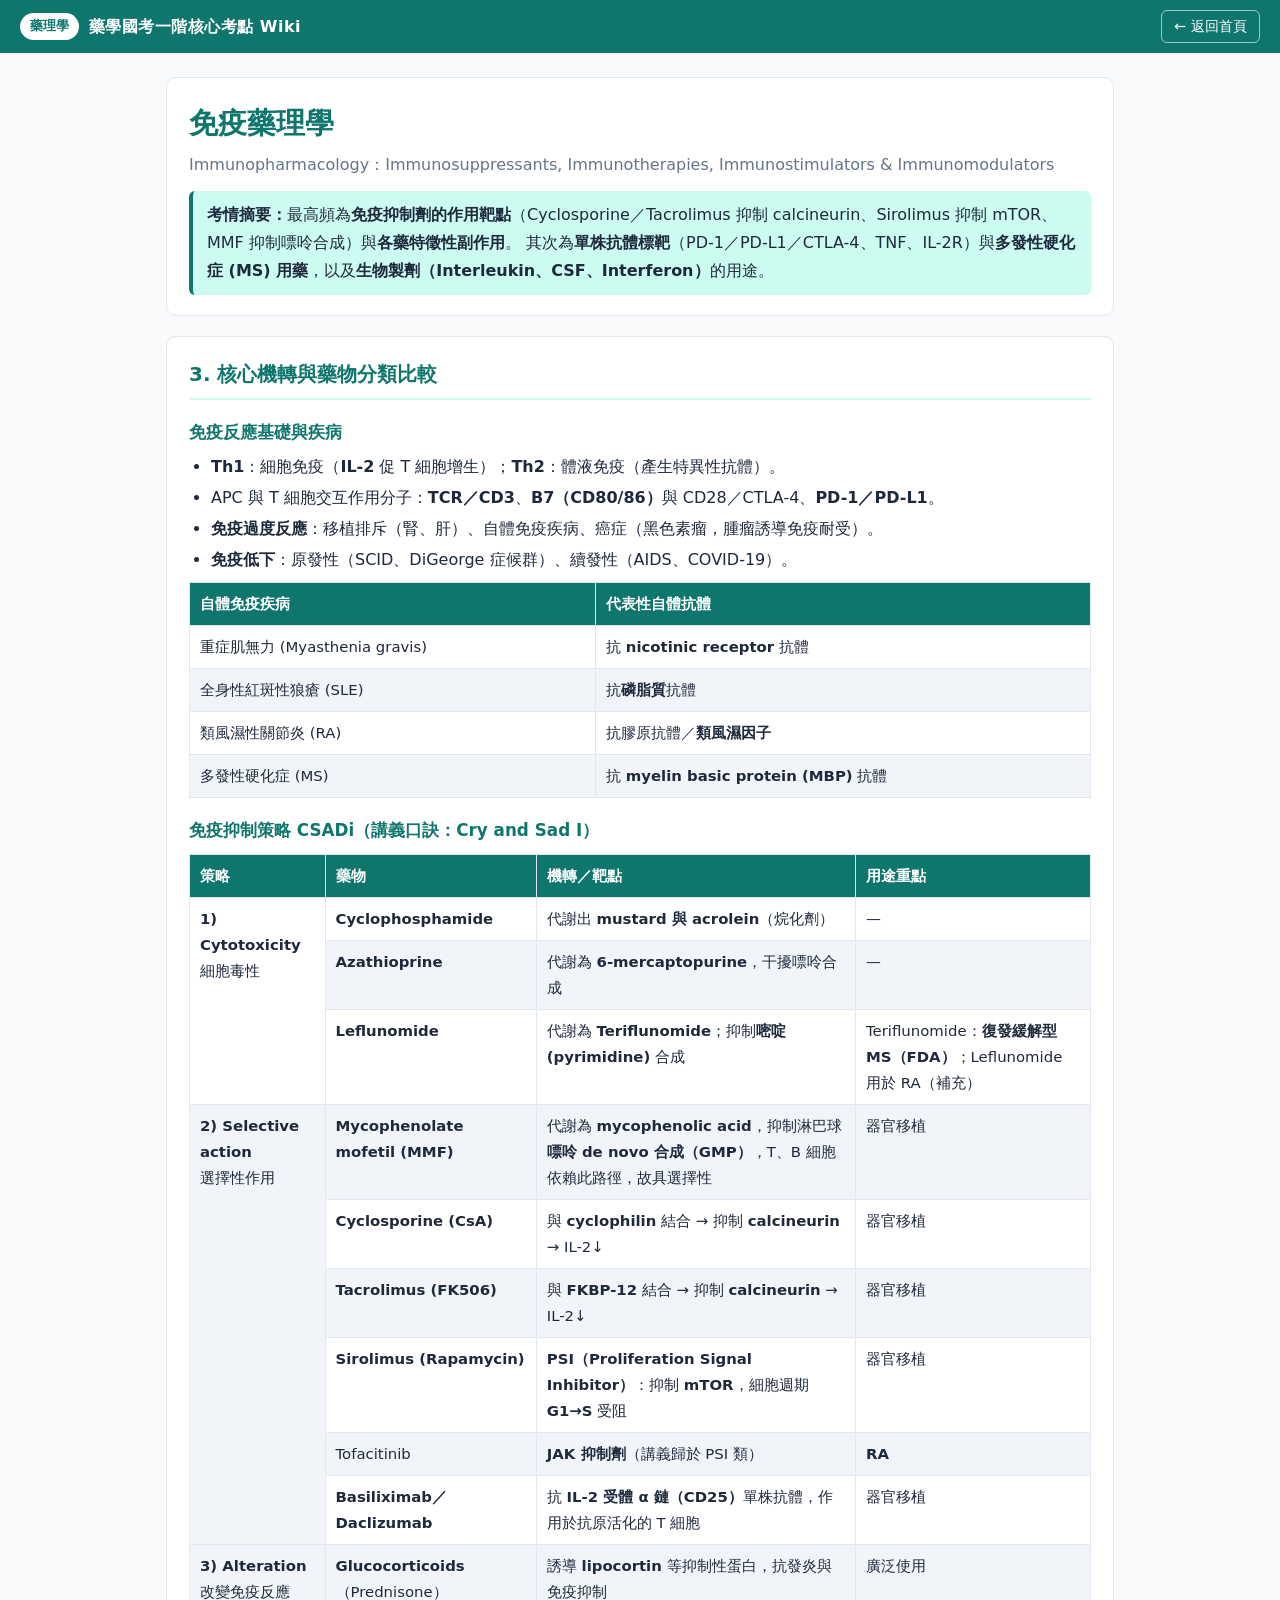
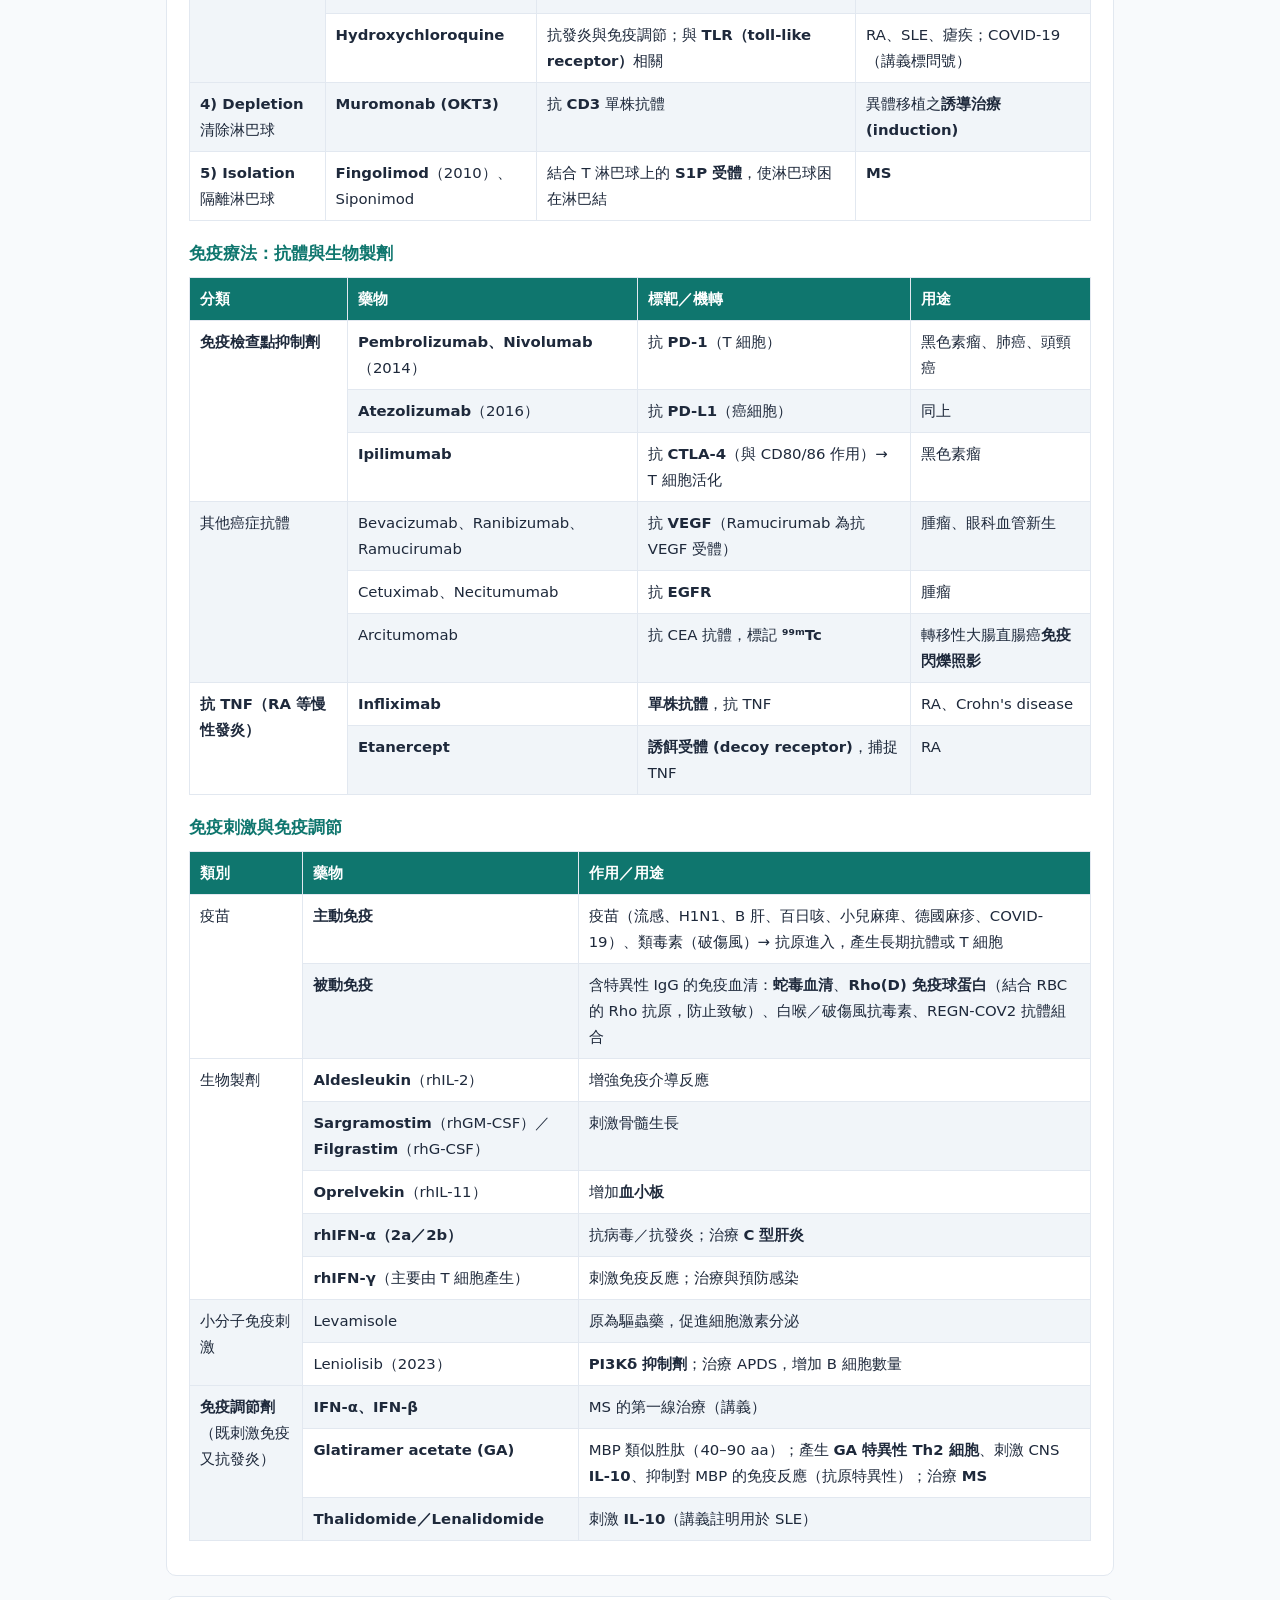
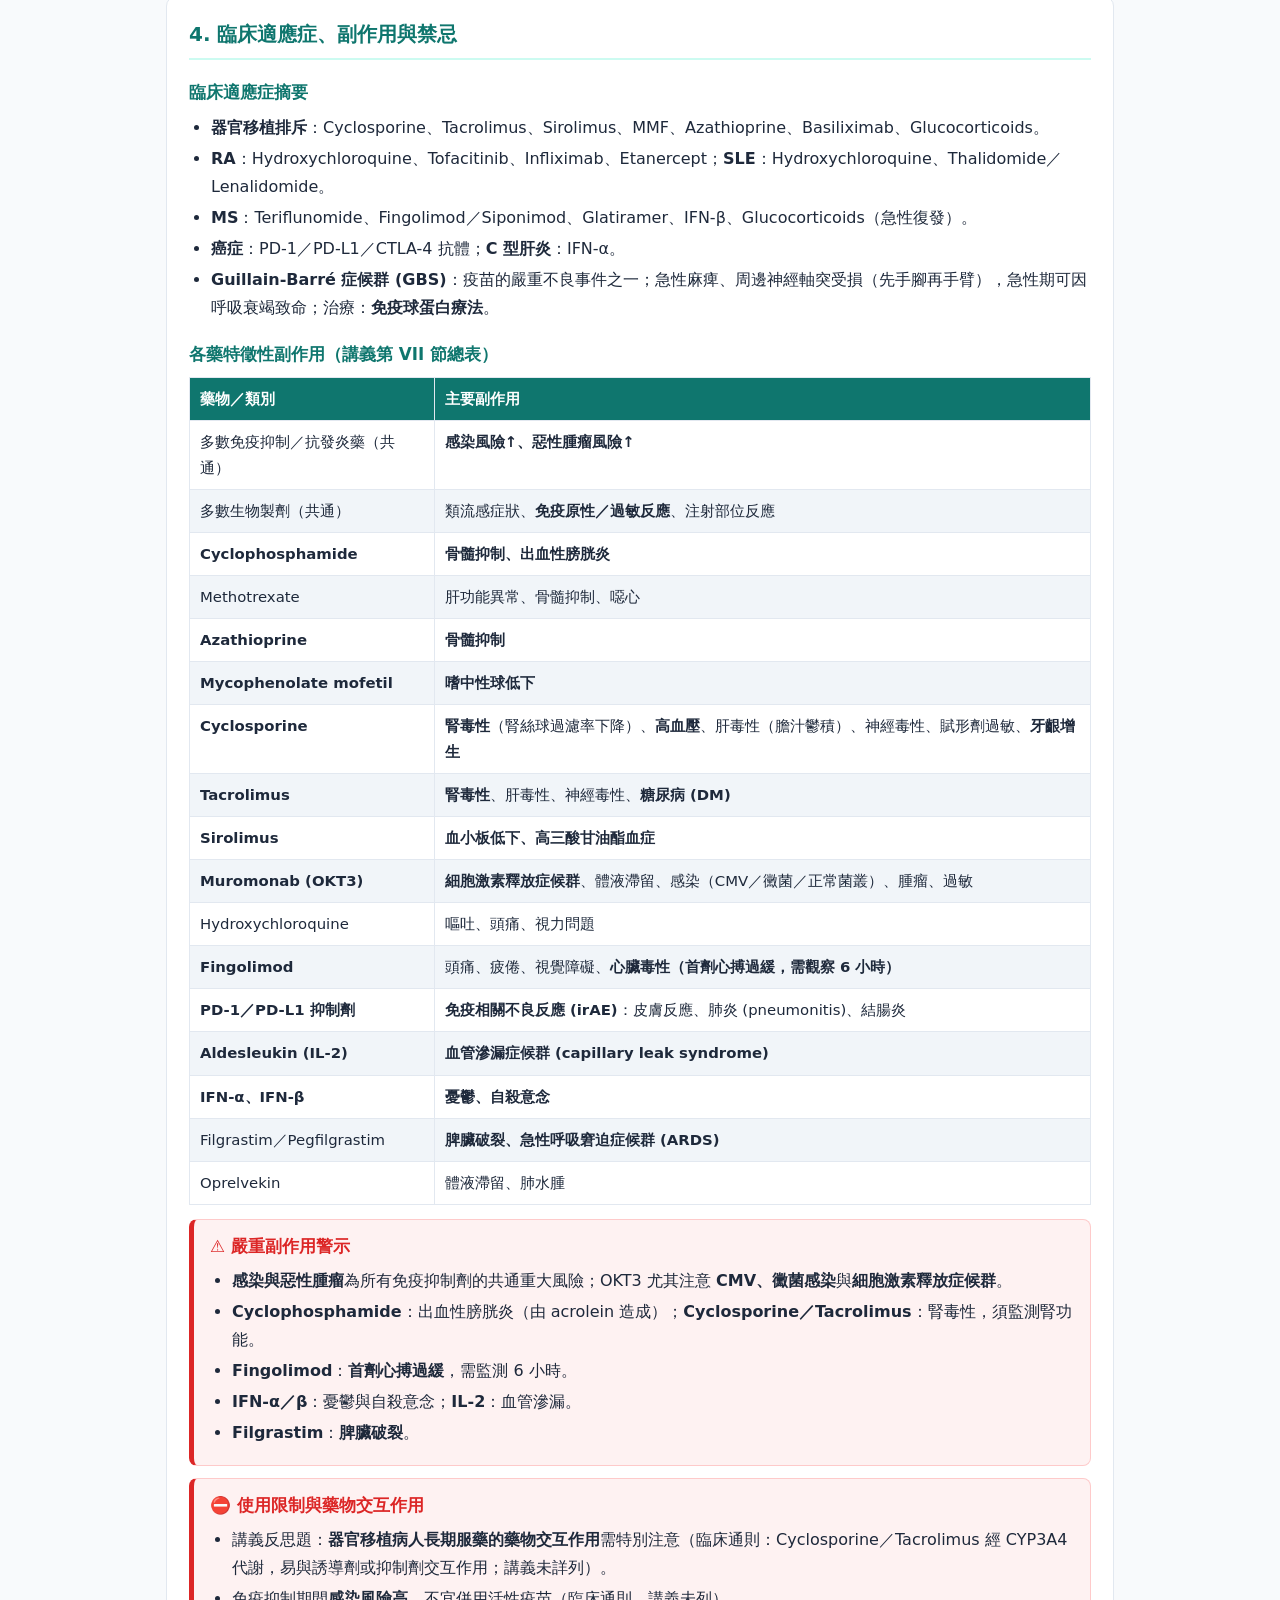
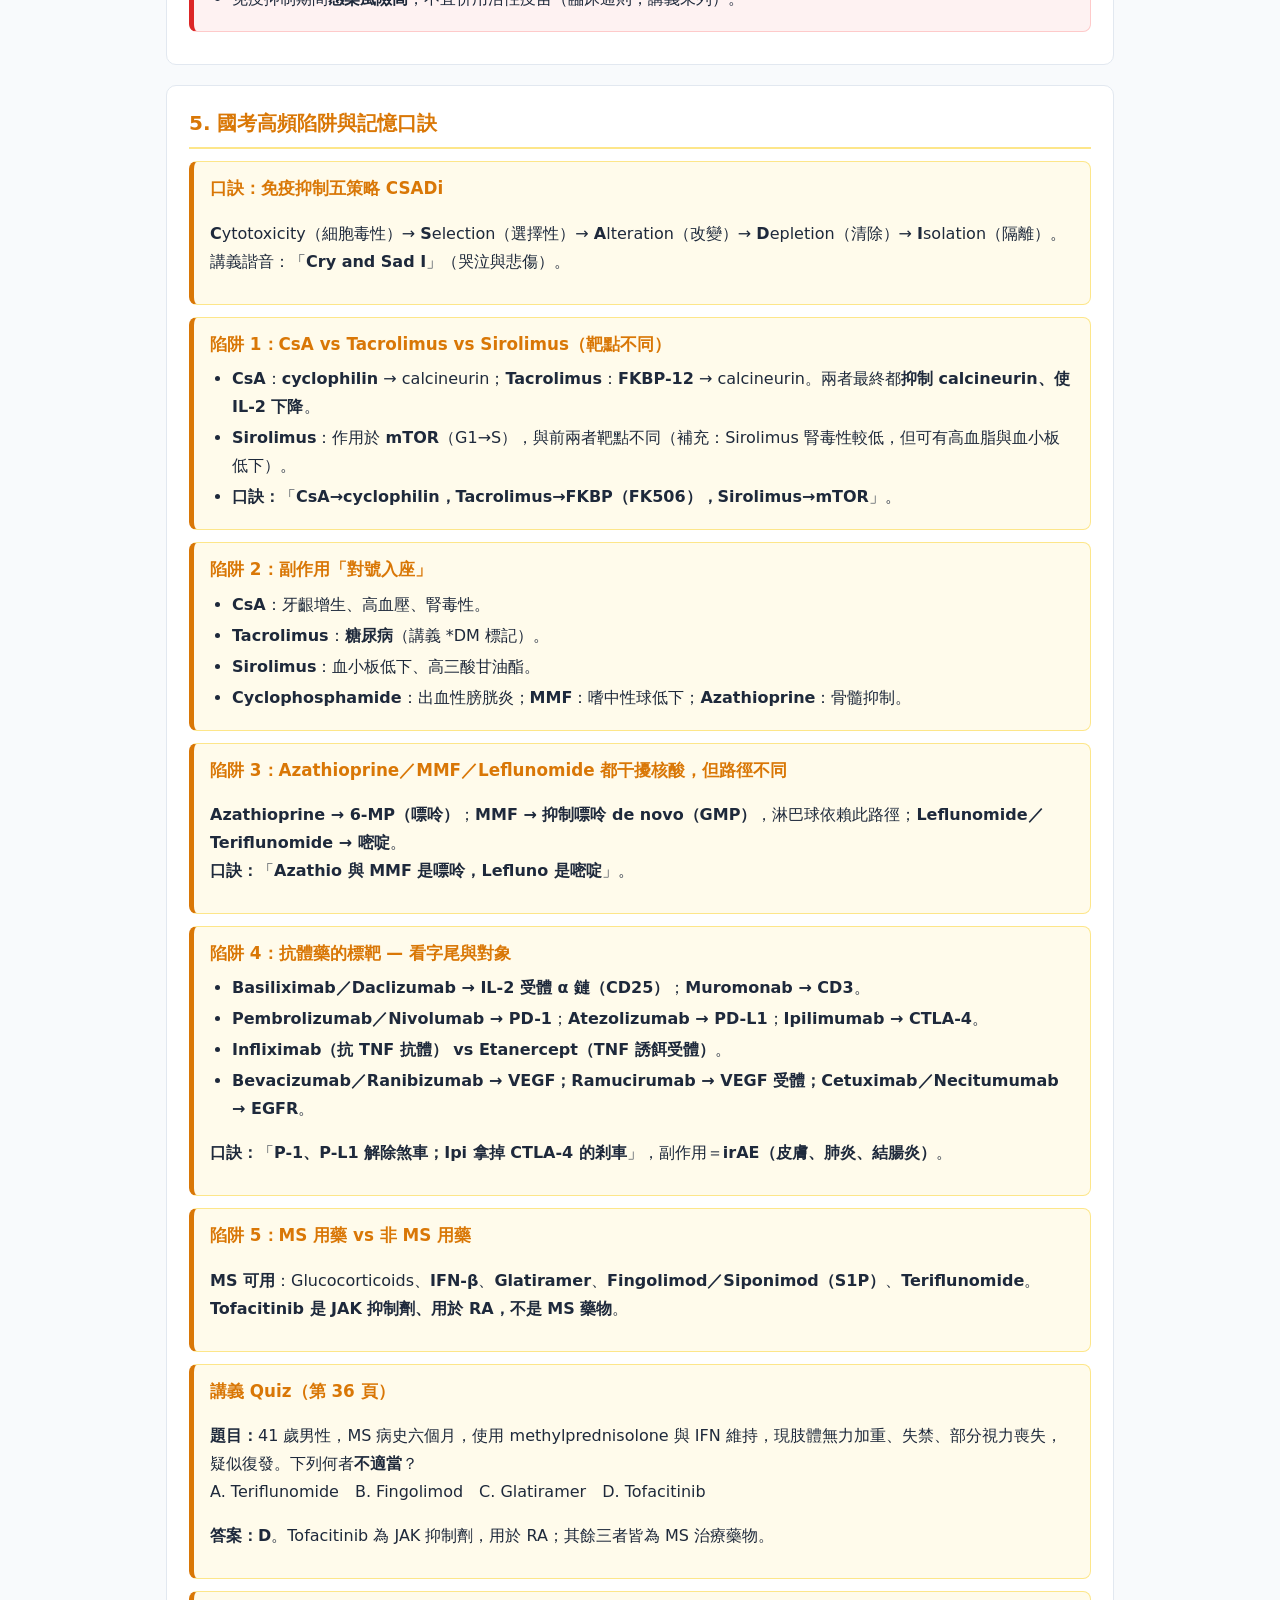
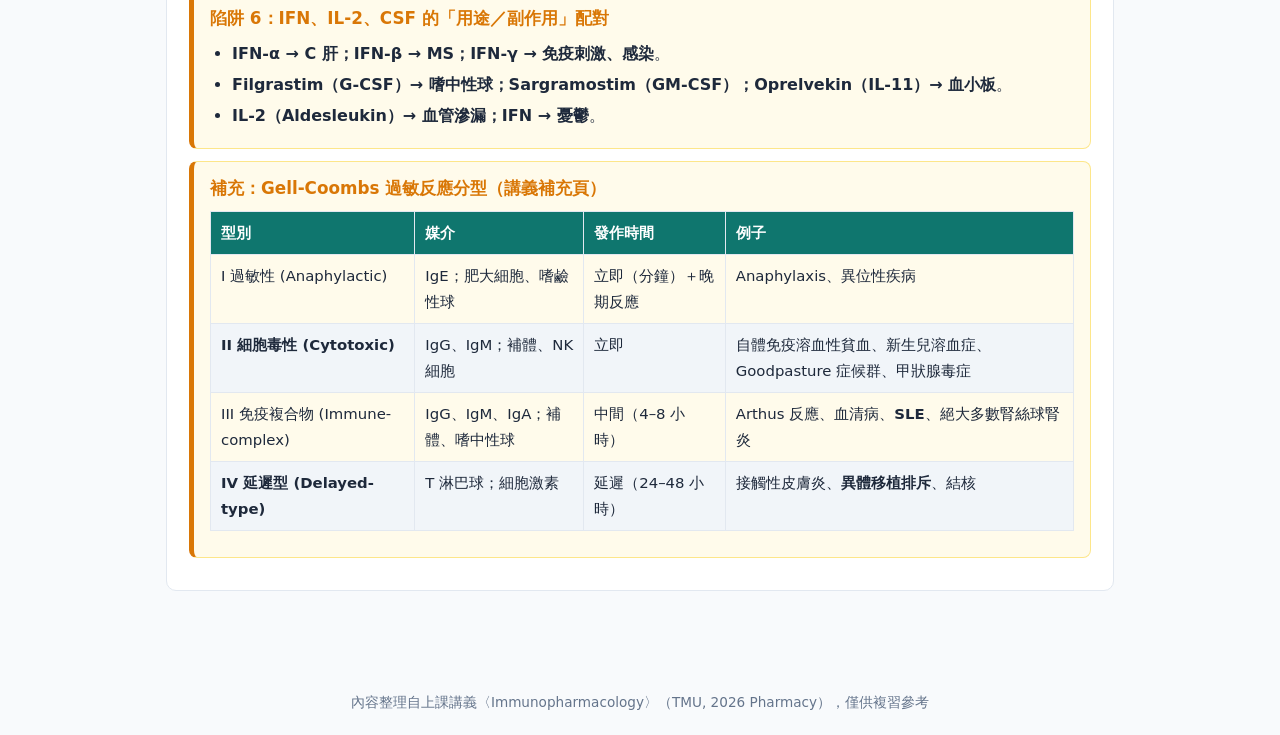
<file: notes/pharm-immunopharmacology.html>
<!DOCTYPE html>
<html lang="zh-Hant">
<head>
  <meta charset="UTF-8">
  <meta name="viewport" content="width=device-width, initial-scale=1">
  <title>免疫藥理學｜藥理學</title>
  <link rel="stylesheet" href="../assets/style.css">
</head>
<body>
  <!-- 1. 頂部導覽列 -->
  <header class="topbar">
    <span class="right"><span class="badge">藥理學</span><span class="site">藥學國考一階核心考點 Wiki</span></span>
    <a class="back" href="../index.html">← 返回首頁</a>
  </header>

  <main class="container">

    <!-- 2. 單元標題與考情摘要 -->
    <section class="card hero">
      <h1>免疫藥理學</h1>
      <div class="en">Immunopharmacology：Immunosuppressants, Immunotherapies, Immunostimulators &amp; Immunomodulators</div>
      <p class="summary"><strong>考情摘要：</strong>最高頻為<strong>免疫抑制劑的作用靶點</strong>（Cyclosporine／Tacrolimus 抑制 calcineurin、Sirolimus 抑制 mTOR、MMF 抑制嘌呤合成）與<strong>各藥特徵性副作用</strong>。
        其次為<strong>單株抗體標靶</strong>（PD-1／PD-L1／CTLA-4、TNF、IL-2R）與<strong>多發性硬化症 (MS) 用藥</strong>，以及<strong>生物製劑（Interleukin、CSF、Interferon）</strong>的用途。</p>
    </section>

    <!-- 3. 核心機轉與藥物分類比較表 -->
    <section class="card">
      <h2>3. 核心機轉與藥物分類比較</h2>

      <h3>免疫反應基礎與疾病</h3>
      <ul>
        <li><strong>Th1</strong>：細胞免疫（<strong>IL-2</strong> 促 T 細胞增生）；<strong>Th2</strong>：體液免疫（產生特異性抗體）。</li>
        <li>APC 與 T 細胞交互作用分子：<strong>TCR／CD3</strong>、<strong>B7（CD80/86）</strong>與 CD28／CTLA-4、<strong>PD-1／PD-L1</strong>。</li>
        <li><strong>免疫過度反應</strong>：移植排斥（腎、肝）、自體免疫疾病、癌症（黑色素瘤，腫瘤誘導免疫耐受）。</li>
        <li><strong>免疫低下</strong>：原發性（SCID、DiGeorge 症候群）、續發性（AIDS、COVID-19）。</li>
      </ul>
      <div class="table-wrap"><table>
        <thead><tr><th>自體免疫疾病</th><th>代表性自體抗體</th></tr></thead>
        <tbody>
          <tr><td>重症肌無力 (Myasthenia gravis)</td><td>抗 <strong>nicotinic receptor</strong> 抗體</td></tr>
          <tr><td>全身性紅斑性狼瘡 (SLE)</td><td>抗<strong>磷脂質</strong>抗體</td></tr>
          <tr><td>類風濕性關節炎 (RA)</td><td>抗膠原抗體／<strong>類風濕因子</strong></td></tr>
          <tr><td>多發性硬化症 (MS)</td><td>抗 <strong>myelin basic protein (MBP)</strong> 抗體</td></tr>
        </tbody>
      </table></div>

      <h3>免疫抑制策略 CSADi（講義口訣：Cry and Sad I）</h3>
      <div class="table-wrap"><table>
        <thead><tr><th>策略</th><th>藥物</th><th>機轉／靶點</th><th>用途重點</th></tr></thead>
        <tbody>
          <tr><td rowspan="3"><strong>1) Cytotoxicity</strong><br>細胞毒性</td><td><strong>Cyclophosphamide</strong></td><td>代謝出 <strong>mustard 與 acrolein</strong>（烷化劑）</td><td>—</td></tr>
          <tr><td><strong>Azathioprine</strong></td><td>代謝為 <strong>6-mercaptopurine</strong>，干擾嘌呤合成</td><td>—</td></tr>
          <tr><td><strong>Leflunomide</strong></td><td>代謝為 <strong>Teriflunomide</strong>；抑制<strong>嘧啶 (pyrimidine)</strong> 合成</td><td>Teriflunomide：<strong>復發緩解型 MS（FDA）</strong>；Leflunomide 用於 RA（補充）</td></tr>
          <tr><td rowspan="6"><strong>2) Selective action</strong><br>選擇性作用</td><td><strong>Mycophenolate mofetil (MMF)</strong></td><td>代謝為 <strong>mycophenolic acid</strong>，抑制淋巴球<strong>嘌呤 de novo 合成（GMP）</strong>，T、B 細胞依賴此路徑，故具選擇性</td><td>器官移植</td></tr>
          <tr><td><strong>Cyclosporine (CsA)</strong></td><td>與 <strong>cyclophilin</strong> 結合 → 抑制 <strong>calcineurin</strong> → IL-2↓</td><td>器官移植</td></tr>
          <tr><td><strong>Tacrolimus (FK506)</strong></td><td>與 <strong>FKBP-12</strong> 結合 → 抑制 <strong>calcineurin</strong> → IL-2↓</td><td>器官移植</td></tr>
          <tr><td><strong>Sirolimus (Rapamycin)</strong></td><td><strong>PSI（Proliferation Signal Inhibitor）</strong>：抑制 <strong>mTOR</strong>，細胞週期 <strong>G1→S</strong> 受阻</td><td>器官移植</td></tr>
          <tr><td>Tofacitinib</td><td><strong>JAK 抑制劑</strong>（講義歸於 PSI 類）</td><td><strong>RA</strong></td></tr>
          <tr><td><strong>Basiliximab／Daclizumab</strong></td><td>抗 <strong>IL-2 受體 α 鏈（CD25）</strong>單株抗體，作用於抗原活化的 T 細胞</td><td>器官移植</td></tr>
          <tr><td rowspan="2"><strong>3) Alteration</strong><br>改變免疫反應</td><td><strong>Glucocorticoids</strong>（Prednisone）</td><td>誘導 <strong>lipocortin</strong> 等抑制性蛋白，抗發炎與免疫抑制</td><td>廣泛使用</td></tr>
          <tr><td><strong>Hydroxychloroquine</strong></td><td>抗發炎與免疫調節；與 <strong>TLR（toll-like receptor）</strong>相關</td><td>RA、SLE、瘧疾；COVID-19（講義標問號）</td></tr>
          <tr><td><strong>4) Depletion</strong><br>清除淋巴球</td><td><strong>Muromonab (OKT3)</strong></td><td>抗 <strong>CD3</strong> 單株抗體</td><td>異體移植之<strong>誘導治療 (induction)</strong></td></tr>
          <tr><td><strong>5) Isolation</strong><br>隔離淋巴球</td><td><strong>Fingolimod</strong>（2010）、Siponimod</td><td>結合 T 淋巴球上的 <strong>S1P 受體</strong>，使淋巴球困在淋巴結</td><td><strong>MS</strong></td></tr>
        </tbody>
      </table></div>

      <h3>免疫療法：抗體與生物製劑</h3>
      <div class="table-wrap"><table>
        <thead><tr><th>分類</th><th>藥物</th><th>標靶／機轉</th><th>用途</th></tr></thead>
        <tbody>
          <tr><td rowspan="3"><strong>免疫檢查點抑制劑</strong></td><td><strong>Pembrolizumab、Nivolumab</strong>（2014）</td><td>抗 <strong>PD-1</strong>（T 細胞）</td><td>黑色素瘤、肺癌、頭頸癌</td></tr>
          <tr><td><strong>Atezolizumab</strong>（2016）</td><td>抗 <strong>PD-L1</strong>（癌細胞）</td><td>同上</td></tr>
          <tr><td><strong>Ipilimumab</strong></td><td>抗 <strong>CTLA-4</strong>（與 CD80/86 作用）→ T 細胞活化</td><td>黑色素瘤</td></tr>
          <tr><td rowspan="3">其他癌症抗體</td><td>Bevacizumab、Ranibizumab、Ramucirumab</td><td>抗 <strong>VEGF</strong>（Ramucirumab 為抗 VEGF 受體）</td><td>腫瘤、眼科血管新生</td></tr>
          <tr><td>Cetuximab、Necitumumab</td><td>抗 <strong>EGFR</strong></td><td>腫瘤</td></tr>
          <tr><td>Arcitumomab</td><td>抗 CEA 抗體，標記 <strong>⁹⁹ᵐTc</strong></td><td>轉移性大腸直腸癌<strong>免疫閃爍照影</strong></td></tr>
          <tr><td rowspan="2"><strong>抗 TNF（RA 等慢性發炎）</strong></td><td><strong>Infliximab</strong></td><td><strong>單株抗體</strong>，抗 TNF</td><td>RA、Crohn's disease</td></tr>
          <tr><td><strong>Etanercept</strong></td><td><strong>誘餌受體 (decoy receptor)</strong>，捕捉 TNF</td><td>RA</td></tr>
        </tbody>
      </table></div>

      <h3>免疫刺激與免疫調節</h3>
      <div class="table-wrap"><table>
        <thead><tr><th>類別</th><th>藥物</th><th>作用／用途</th></tr></thead>
        <tbody>
          <tr><td rowspan="2">疫苗</td><td><strong>主動免疫</strong></td><td>疫苗（流感、H1N1、B 肝、百日咳、小兒麻痺、德國麻疹、COVID-19）、類毒素（破傷風）→ 抗原進入，產生長期抗體或 T 細胞</td></tr>
          <tr><td><strong>被動免疫</strong></td><td>含特異性 IgG 的免疫血清：<strong>蛇毒血清</strong>、<strong>Rho(D) 免疫球蛋白</strong>（結合 RBC 的 Rho 抗原，防止致敏）、白喉／破傷風抗毒素、REGN-COV2 抗體組合</td></tr>
          <tr><td rowspan="5">生物製劑</td><td><strong>Aldesleukin</strong>（rhIL-2）</td><td>增強免疫介導反應</td></tr>
          <tr><td><strong>Sargramostim</strong>（rhGM-CSF）／<strong>Filgrastim</strong>（rhG-CSF）</td><td>刺激骨髓生長</td></tr>
          <tr><td><strong>Oprelvekin</strong>（rhIL-11）</td><td>增加<strong>血小板</strong></td></tr>
          <tr><td><strong>rhIFN-α（2a／2b）</strong></td><td>抗病毒／抗發炎；治療 <strong>C 型肝炎</strong></td></tr>
          <tr><td><strong>rhIFN-γ</strong>（主要由 T 細胞產生）</td><td>刺激免疫反應；治療與預防感染</td></tr>
          <tr><td rowspan="2">小分子免疫刺激</td><td>Levamisole</td><td>原為驅蟲藥，促進細胞激素分泌</td></tr>
          <tr><td>Leniolisib（2023）</td><td><strong>PI3Kδ 抑制劑</strong>；治療 APDS，增加 B 細胞數量</td></tr>
          <tr><td rowspan="3"><strong>免疫調節劑</strong><br>（既刺激免疫又抗發炎）</td><td><strong>IFN-α、IFN-β</strong></td><td>MS 的第一線治療（講義）</td></tr>
          <tr><td><strong>Glatiramer acetate (GA)</strong></td><td>MBP 類似胜肽（40–90 aa）；產生 <strong>GA 特異性 Th2 細胞</strong>、刺激 CNS <strong>IL-10</strong>、抑制對 MBP 的免疫反應（抗原特異性）；治療 <strong>MS</strong></td></tr>
          <tr><td><strong>Thalidomide／Lenalidomide</strong></td><td>刺激 <strong>IL-10</strong>（講義註明用於 SLE）</td></tr>
        </tbody>
      </table></div>
    </section>

    <!-- 4. 臨床適應症、副作用與禁忌 -->
    <section class="card">
      <h2>4. 臨床適應症、副作用與禁忌</h2>

      <h3>臨床適應症摘要</h3>
      <ul>
        <li><strong>器官移植排斥</strong>：Cyclosporine、Tacrolimus、Sirolimus、MMF、Azathioprine、Basiliximab、Glucocorticoids。</li>
        <li><strong>RA</strong>：Hydroxychloroquine、Tofacitinib、Infliximab、Etanercept；<strong>SLE</strong>：Hydroxychloroquine、Thalidomide／Lenalidomide。</li>
        <li><strong>MS</strong>：Teriflunomide、Fingolimod／Siponimod、Glatiramer、IFN-β、Glucocorticoids（急性復發）。</li>
        <li><strong>癌症</strong>：PD-1／PD-L1／CTLA-4 抗體；<strong>C 型肝炎</strong>：IFN-α。</li>
        <li><strong>Guillain-Barré 症候群 (GBS)</strong>：疫苗的嚴重不良事件之一；急性麻痺、周邊神經軸突受損（先手腳再手臂），急性期可因呼吸衰竭致命；治療：<strong>免疫球蛋白療法</strong>。</li>
      </ul>

      <h3>各藥特徵性副作用（講義第 VII 節總表）</h3>
      <div class="table-wrap"><table>
        <thead><tr><th>藥物／類別</th><th>主要副作用</th></tr></thead>
        <tbody>
          <tr><td>多數免疫抑制／抗發炎藥（共通）</td><td><strong>感染風險↑、惡性腫瘤風險↑</strong></td></tr>
          <tr><td>多數生物製劑（共通）</td><td>類流感症狀、<strong>免疫原性／過敏反應</strong>、注射部位反應</td></tr>
          <tr><td><strong>Cyclophosphamide</strong></td><td><strong>骨髓抑制、出血性膀胱炎</strong></td></tr>
          <tr><td>Methotrexate</td><td>肝功能異常、骨髓抑制、噁心</td></tr>
          <tr><td><strong>Azathioprine</strong></td><td><strong>骨髓抑制</strong></td></tr>
          <tr><td><strong>Mycophenolate mofetil</strong></td><td><strong>嗜中性球低下</strong></td></tr>
          <tr><td><strong>Cyclosporine</strong></td><td><strong>腎毒性</strong>（腎絲球過濾率下降）、<strong>高血壓</strong>、肝毒性（膽汁鬱積）、神經毒性、賦形劑過敏、<strong>牙齦增生</strong></td></tr>
          <tr><td><strong>Tacrolimus</strong></td><td><strong>腎毒性</strong>、肝毒性、神經毒性、<strong>糖尿病 (DM)</strong></td></tr>
          <tr><td><strong>Sirolimus</strong></td><td><strong>血小板低下、高三酸甘油酯血症</strong></td></tr>
          <tr><td><strong>Muromonab (OKT3)</strong></td><td><strong>細胞激素釋放症候群</strong>、體液滯留、感染（CMV／黴菌／正常菌叢）、腫瘤、過敏</td></tr>
          <tr><td>Hydroxychloroquine</td><td>嘔吐、頭痛、視力問題</td></tr>
          <tr><td><strong>Fingolimod</strong></td><td>頭痛、疲倦、視覺障礙、<strong>心臟毒性（首劑心搏過緩，需觀察 6 小時）</strong></td></tr>
          <tr><td><strong>PD-1／PD-L1 抑制劑</strong></td><td><strong>免疫相關不良反應 (irAE)</strong>：皮膚反應、肺炎 (pneumonitis)、結腸炎</td></tr>
          <tr><td><strong>Aldesleukin (IL-2)</strong></td><td><strong>血管滲漏症候群 (capillary leak syndrome)</strong></td></tr>
          <tr><td><strong>IFN-α、IFN-β</strong></td><td><strong>憂鬱、自殺意念</strong></td></tr>
          <tr><td>Filgrastim／Pegfilgrastim</td><td><strong>脾臟破裂、急性呼吸窘迫症候群 (ARDS)</strong></td></tr>
          <tr><td>Oprelvekin</td><td>體液滯留、肺水腫</td></tr>
        </tbody>
      </table></div>

      <div class="warn">
        <h3>⚠ 嚴重副作用警示</h3>
        <ul>
          <li><strong>感染與惡性腫瘤</strong>為所有免疫抑制劑的共通重大風險；OKT3 尤其注意 <strong>CMV、黴菌感染</strong>與<strong>細胞激素釋放症候群</strong>。</li>
          <li><strong>Cyclophosphamide</strong>：出血性膀胱炎（由 acrolein 造成）；<strong>Cyclosporine／Tacrolimus</strong>：腎毒性，須監測腎功能。</li>
          <li><strong>Fingolimod</strong>：<strong>首劑心搏過緩</strong>，需監測 6 小時。</li>
          <li><strong>IFN-α／β</strong>：憂鬱與自殺意念；<strong>IL-2</strong>：血管滲漏。</li>
          <li><strong>Filgrastim</strong>：<strong>脾臟破裂</strong>。</li>
        </ul>
      </div>

      <div class="warn">
        <h3>⛔ 使用限制與藥物交互作用</h3>
        <ul>
          <li>講義反思題：<strong>器官移植病人長期服藥的藥物交互作用</strong>需特別注意（臨床通則：Cyclosporine／Tacrolimus 經 CYP3A4 代謝，易與誘導劑或抑制劑交互作用；講義未詳列）。</li>
          <li>免疫抑制期間<strong>感染風險高</strong>，不宜併用活性疫苗（臨床通則，講義未列）。</li>
        </ul>
      </div>
    </section>

    <!-- 5. 國考高頻陷阱與記憶口訣 -->
    <section class="card">
      <h2 class="accent">5. 國考高頻陷阱與記憶口訣</h2>

      <div class="tip">
        <h3>口訣：免疫抑制五策略 CSADi</h3>
        <p><strong>C</strong>ytotoxicity（細胞毒性）→ <strong>S</strong>election（選擇性）→ <strong>A</strong>lteration（改變）→ <strong>D</strong>epletion（清除）→ <strong>I</strong>solation（隔離）。<br>
        講義諧音：「<strong>Cry and Sad I</strong>」（哭泣與悲傷）。</p>
      </div>

      <div class="tip">
        <h3>陷阱 1：CsA vs Tacrolimus vs Sirolimus（靶點不同）</h3>
        <ul>
          <li><strong>CsA</strong>：<strong>cyclophilin</strong> → calcineurin；<strong>Tacrolimus</strong>：<strong>FKBP-12</strong> → calcineurin。兩者最終都<strong>抑制 calcineurin、使 IL-2 下降</strong>。</li>
          <li><strong>Sirolimus</strong>：作用於 <strong>mTOR</strong>（G1→S），與前兩者靶點不同（補充：Sirolimus 腎毒性較低，但可有高血脂與血小板低下）。</li>
          <li><strong>口訣：</strong>「<strong>CsA→cyclophilin，Tacrolimus→FKBP（FK506），Sirolimus→mTOR</strong>」。</li>
        </ul>
      </div>

      <div class="tip">
        <h3>陷阱 2：副作用「對號入座」</h3>
        <ul>
          <li><strong>CsA</strong>：牙齦增生、高血壓、腎毒性。</li>
          <li><strong>Tacrolimus</strong>：<strong>糖尿病</strong>（講義 *DM 標記）。</li>
          <li><strong>Sirolimus</strong>：血小板低下、高三酸甘油酯。</li>
          <li><strong>Cyclophosphamide</strong>：出血性膀胱炎；<strong>MMF</strong>：嗜中性球低下；<strong>Azathioprine</strong>：骨髓抑制。</li>
        </ul>
      </div>

      <div class="tip">
        <h3>陷阱 3：Azathioprine／MMF／Leflunomide 都干擾核酸，但路徑不同</h3>
        <p><strong>Azathioprine → 6-MP（嘌呤）</strong>；<strong>MMF → 抑制嘌呤 de novo（GMP）</strong>，淋巴球依賴此路徑；<strong>Leflunomide／Teriflunomide → 嘧啶</strong>。<br>
        <strong>口訣：</strong>「<strong>Azathio 與 MMF 是嘌呤，Lefluno 是嘧啶</strong>」。</p>
      </div>

      <div class="tip">
        <h3>陷阱 4：抗體藥的標靶 — 看字尾與對象</h3>
        <ul>
          <li><strong>Basiliximab／Daclizumab → IL-2 受體 α 鏈（CD25）</strong>；<strong>Muromonab → CD3</strong>。</li>
          <li><strong>Pembrolizumab／Nivolumab → PD-1</strong>；<strong>Atezolizumab → PD-L1</strong>；<strong>Ipilimumab → CTLA-4</strong>。</li>
          <li><strong>Infliximab（抗 TNF 抗體） vs Etanercept（TNF 誘餌受體）</strong>。</li>
          <li><strong>Bevacizumab／Ranibizumab → VEGF；Ramucirumab → VEGF 受體；Cetuximab／Necitumumab → EGFR</strong>。</li>
        </ul>
        <p><strong>口訣：</strong>「<strong>P-1、P-L1 解除煞車；Ipi 拿掉 CTLA-4 的剎車</strong>」，副作用＝<strong>irAE（皮膚、肺炎、結腸炎）</strong>。</p>
      </div>

      <div class="tip">
        <h3>陷阱 5：MS 用藥 vs 非 MS 用藥</h3>
        <p><strong>MS 可用</strong>：Glucocorticoids、<strong>IFN-β</strong>、<strong>Glatiramer</strong>、<strong>Fingolimod／Siponimod（S1P）</strong>、<strong>Teriflunomide</strong>。<strong>Tofacitinib 是 JAK 抑制劑、用於 RA，不是 MS 藥物</strong>。</p>
      </div>

      <div class="tip">
        <h3>講義 Quiz（第 36 頁）</h3>
        <p><strong>題目：</strong>41 歲男性，MS 病史六個月，使用 methylprednisolone 與 IFN 維持，現肢體無力加重、失禁、部分視力喪失，疑似復發。下列何者<strong>不適當</strong>？<br>
        A. Teriflunomide　B. Fingolimod　C. Glatiramer　D. Tofacitinib</p>
        <p><strong>答案：D</strong>。Tofacitinib 為 JAK 抑制劑，用於 RA；其餘三者皆為 MS 治療藥物。</p>
      </div>

      <div class="tip">
        <h3>陷阱 6：IFN、IL-2、CSF 的「用途／副作用」配對</h3>
        <ul>
          <li><strong>IFN-α → C 肝；IFN-β → MS；IFN-γ → 免疫刺激、感染</strong>。</li>
          <li><strong>Filgrastim（G-CSF）→ 嗜中性球；Sargramostim（GM-CSF）；Oprelvekin（IL-11）→ 血小板</strong>。</li>
          <li><strong>IL-2（Aldesleukin）→ 血管滲漏；IFN → 憂鬱</strong>。</li>
        </ul>
      </div>

      <div class="tip">
        <h3>補充：Gell-Coombs 過敏反應分型（講義補充頁）</h3>
        <div class="table-wrap"><table>
          <thead><tr><th>型別</th><th>媒介</th><th>發作時間</th><th>例子</th></tr></thead>
          <tbody>
            <tr><td>I 過敏性 (Anaphylactic)</td><td>IgE；肥大細胞、嗜鹼性球</td><td>立即（分鐘）＋晚期反應</td><td>Anaphylaxis、異位性疾病</td></tr>
            <tr><td><strong>II 細胞毒性 (Cytotoxic)</strong></td><td>IgG、IgM；補體、NK 細胞</td><td>立即</td><td>自體免疫溶血性貧血、新生兒溶血症、Goodpasture 症候群、甲狀腺毒症</td></tr>
            <tr><td>III 免疫複合物 (Immune-complex)</td><td>IgG、IgM、IgA；補體、嗜中性球</td><td>中間（4–8 小時）</td><td>Arthus 反應、血清病、<strong>SLE</strong>、絕大多數腎絲球腎炎</td></tr>
            <tr><td><strong>IV 延遲型 (Delayed-type)</strong></td><td>T 淋巴球；細胞激素</td><td>延遲（24–48 小時）</td><td>接觸性皮膚炎、<strong>異體移植排斥</strong>、結核</td></tr>
          </tbody>
        </table></div>
      </div>
    </section>

  </main>

  <footer>內容整理自上課講義〈Immunopharmacology〉（TMU, 2026 Pharmacy），僅供複習參考</footer>
</body>
</html>
</file>
<file: assets/style.css>
/* 藥學國考一階核心考點 Wiki - 全站共用樣式 */
:root {
  --bg: #F8FAFC;
  --card: #FFFFFF;
  --border: #E2E8F0;
  --primary: #0F766E;
  --primary-light: #CCFBF1;
  --accent: #D97706;
  --accent-bg: #FFFBEB;
  --danger: #DC2626;
  --danger-bg: #FEF2F2;
  --text: #1E293B;
  --muted: #64748B;
}
* { box-sizing: border-box; }
html { scroll-behavior: smooth; }
body {
  margin: 0;
  background: var(--bg);
  color: var(--text);
  font-family: "Noto Sans TC", "PingFang TC", "Microsoft JhengHei", system-ui, sans-serif;
  line-height: 1.75;
  font-size: 16px;
}
a { color: var(--primary); }
strong { font-weight: 700; }

/* 1. 頂部導覽列 */
.topbar {
  position: sticky; top: 0; z-index: 10;
  background: var(--primary); color: #fff;
  display: flex; align-items: center; justify-content: space-between;
  gap: 12px; padding: 10px 20px; flex-wrap: wrap;
}
.topbar .site { font-weight: 700; letter-spacing: .03em; }
.topbar .right { display: flex; align-items: center; gap: 10px; }
.badge {
  background: #fff; color: var(--primary);
  font-size: .8rem; font-weight: 700;
  padding: 2px 10px; border-radius: 999px;
}
.back {
  color: #fff; text-decoration: none; font-size: .9rem;
  border: 1px solid rgba(255,255,255,.6);
  padding: 3px 12px; border-radius: 6px;
}
.back:hover { background: rgba(255,255,255,.15); }

.container { max-width: 980px; margin: 0 auto; padding: 24px 16px 60px; }

/* 卡片 */
.card {
  background: var(--card);
  border: 1px solid var(--border);
  border-radius: 10px;
  padding: 20px 22px;
  margin-bottom: 20px;
}
.card h2 {
  margin: 0 0 12px; color: var(--primary); font-size: 1.25rem;
  border-bottom: 2px solid var(--primary-light); padding-bottom: 6px;
}
.card h3 { color: var(--primary); font-size: 1.05rem; margin: 18px 0 6px; }
.card ul { margin: 6px 0; padding-left: 22px; }
.card li { margin: 3px 0; }

/* 2. 標題區 */
.hero h1 { margin: 0; color: var(--primary); font-size: 1.8rem; }
.hero .en { color: var(--muted); margin: 2px 0 12px; font-size: 1rem; }
.summary {
  background: var(--primary-light); border-left: 4px solid var(--primary);
  padding: 10px 14px; border-radius: 6px; margin: 0;
}

/* 表格 */
.table-wrap { overflow-x: auto; margin: 8px 0 14px; }
table { border-collapse: collapse; width: 100%; min-width: 560px; font-size: .93rem; }
th, td { border: 1px solid var(--border); padding: 8px 10px; text-align: left; vertical-align: top; }
thead th { background: var(--primary); color: #fff; white-space: nowrap; }
tbody tr:nth-child(even) { background: #F1F5F9; }
td.num { text-align: center; }

/* 國考高頻陷阱 / 記憶口訣（琥珀橘） */
.tip {
  background: var(--accent-bg);
  border: 1px solid #FDE68A; border-left: 5px solid var(--accent);
  border-radius: 8px; padding: 12px 16px; margin: 12px 0;
}
.tip h3 { color: var(--accent); margin: 0 0 6px; }
.card h2.accent { color: var(--accent); border-bottom-color: #FDE68A; }

/* 禁忌 / 嚴重副作用（珊瑚紅） */
.warn {
  background: var(--danger-bg);
  border: 1px solid #FECACA; border-left: 5px solid var(--danger);
  border-radius: 8px; padding: 12px 16px; margin: 12px 0;
}
.warn h3 { color: var(--danger); margin: 0 0 6px; }

/* 首頁 */
.hero-home { text-align: center; padding: 30px 16px 10px; }
.hero-home h1 { color: var(--primary); margin: 0 0 6px; }
.hero-home p { color: var(--muted); margin: 0; }
.subject-nav {
  display: flex; flex-wrap: wrap; gap: 10px; justify-content: center;
  margin: 20px 0 28px;
}
.subject-nav a {
  text-decoration: none; background: var(--card); color: var(--primary);
  border: 1px solid var(--border); padding: 6px 14px; border-radius: 999px;
  font-weight: 600; font-size: .92rem;
}
.subject-nav a:hover { background: var(--primary); color: #fff; }
.subject-nav .count {
  background: var(--primary-light); color: var(--primary);
  border-radius: 999px; padding: 0 8px; margin-left: 6px; font-size: .8rem;
}
.subject-section { margin-bottom: 30px; scroll-margin-top: 70px; }
.subject-section h2 {
  color: var(--primary); border-left: 5px solid var(--primary);
  padding-left: 10px; margin: 0 0 12px; font-size: 1.3rem;
}
.subject-section h2 small { color: var(--muted); font-weight: 400; font-size: .85rem; margin-left: 8px; }
.unit-grid { display: grid; grid-template-columns: repeat(auto-fill, minmax(260px, 1fr)); gap: 14px; }
.unit-card {
  display: block; text-decoration: none; color: var(--text);
  background: var(--card); border: 1px solid var(--border);
  border-radius: 10px; padding: 14px 16px;
  transition: box-shadow .15s, border-color .15s;
}
.unit-card:hover { border-color: var(--primary); box-shadow: 0 4px 14px rgba(15,118,110,.15); }
.unit-card h3 { margin: 0 0 4px; color: var(--primary); font-size: 1.05rem; }
.unit-card .en { color: var(--muted); font-size: .8rem; margin-bottom: 6px; }
.unit-card p { margin: 0; font-size: .9rem; }
.empty {
  color: var(--muted); font-size: .9rem;
  border: 1px dashed var(--border); border-radius: 10px; padding: 14px 16px;
}
footer { text-align: center; color: var(--muted); font-size: .85rem; padding: 20px; }

@media (max-width: 600px) {
  .hero h1 { font-size: 1.45rem; }
  .card { padding: 16px; }
  .topbar { padding: 8px 12px; }
  }
</file>
